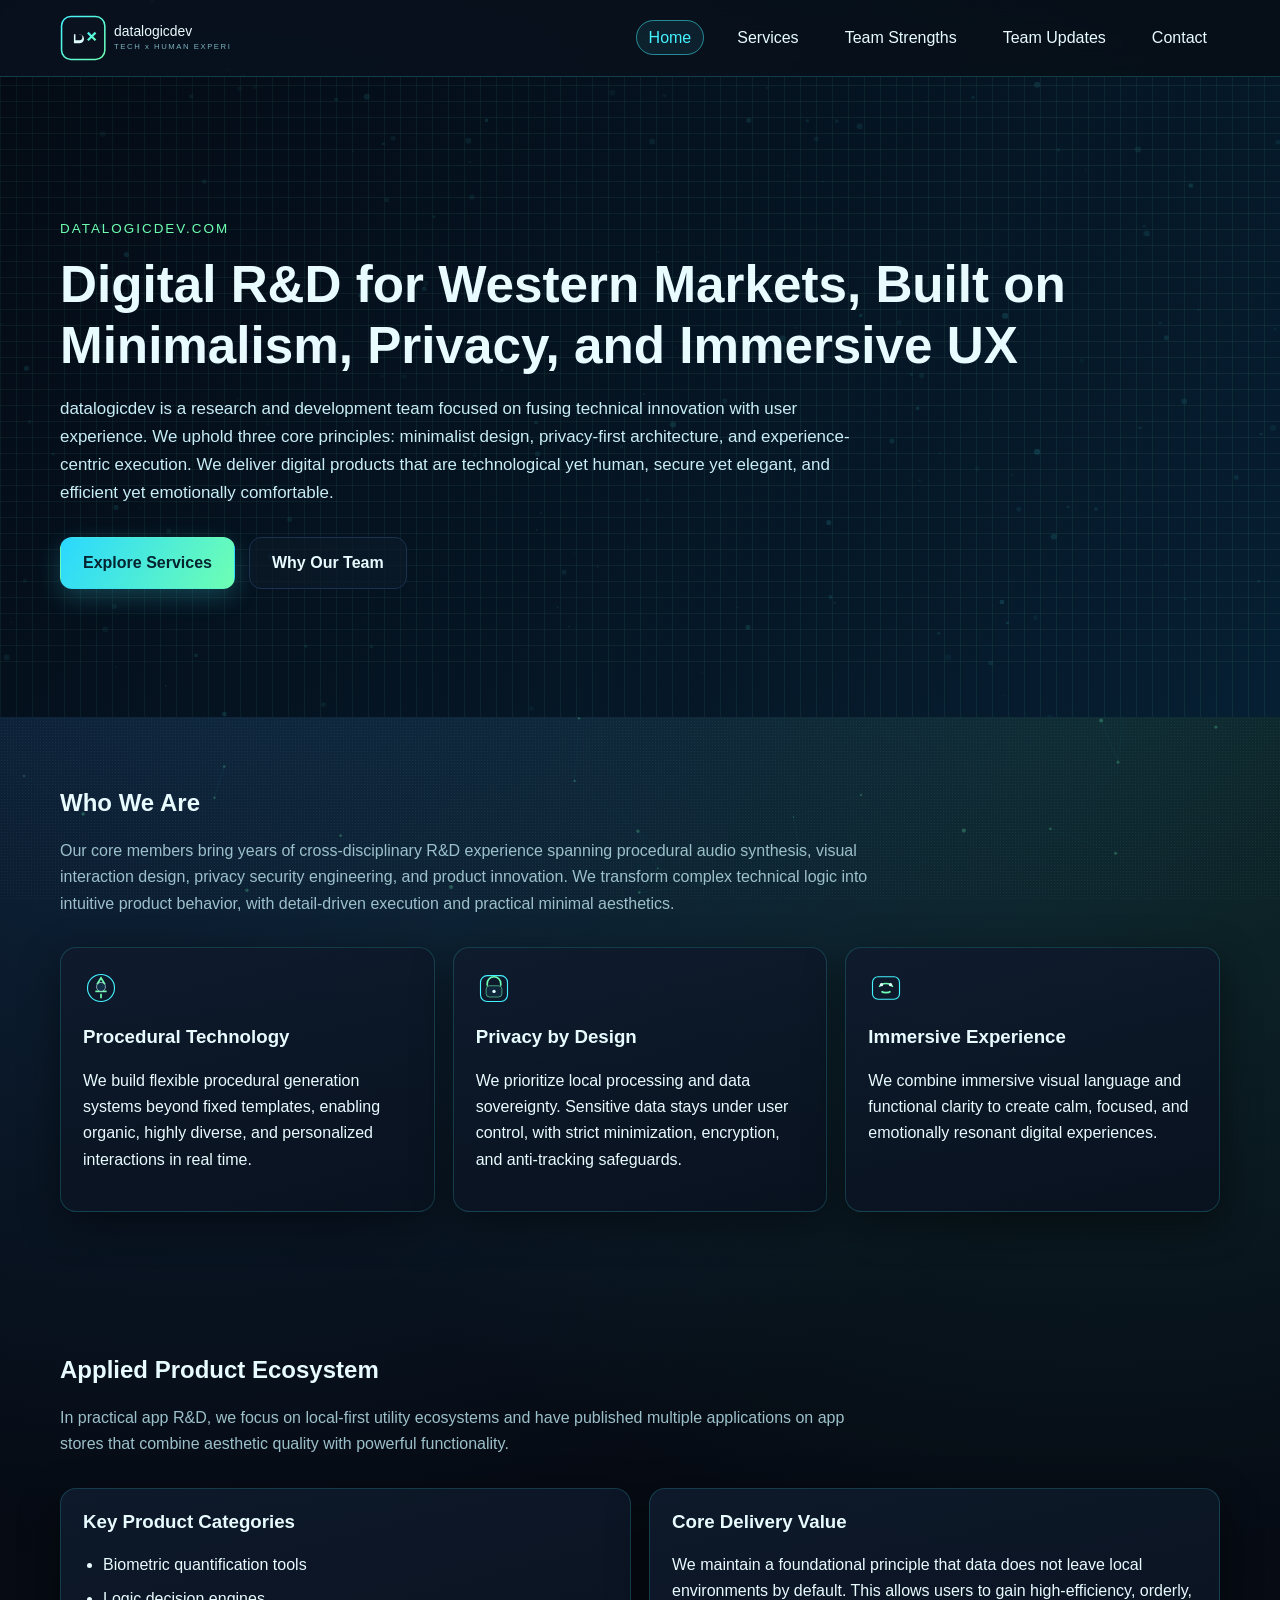
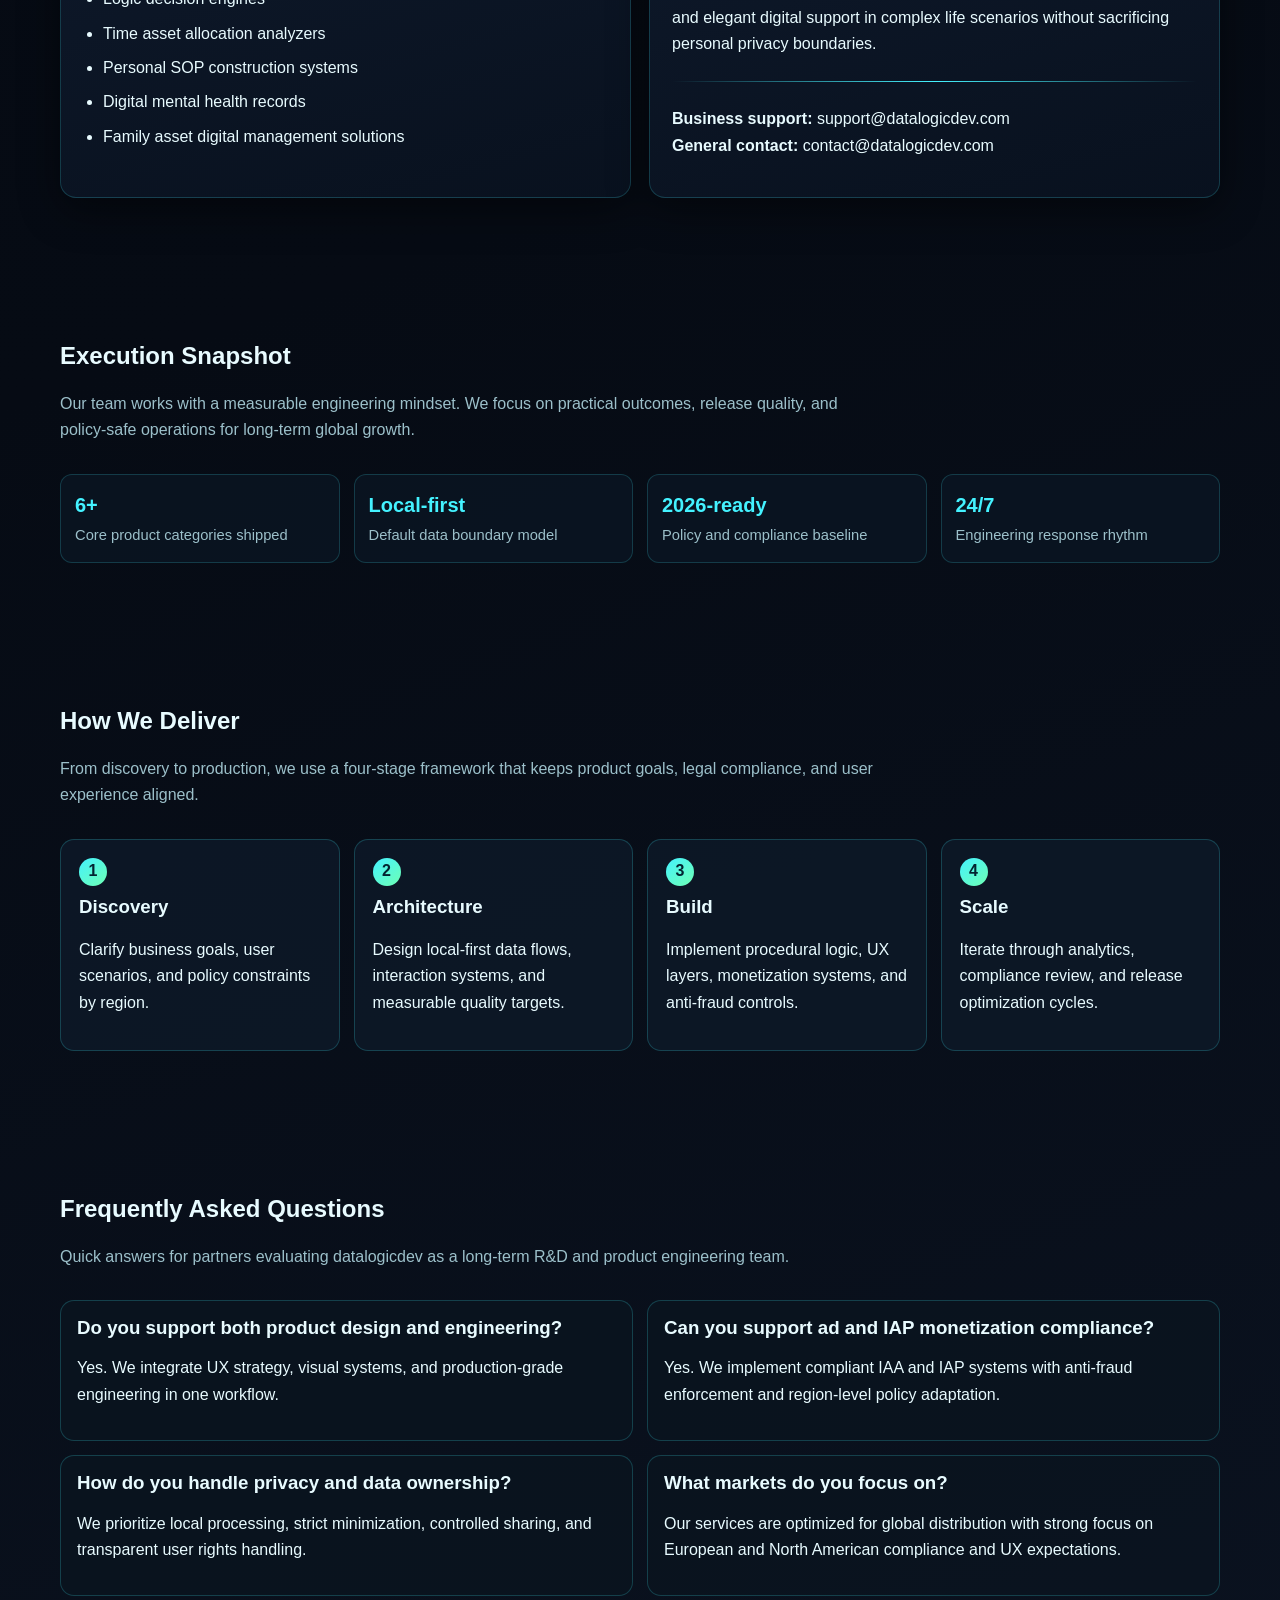
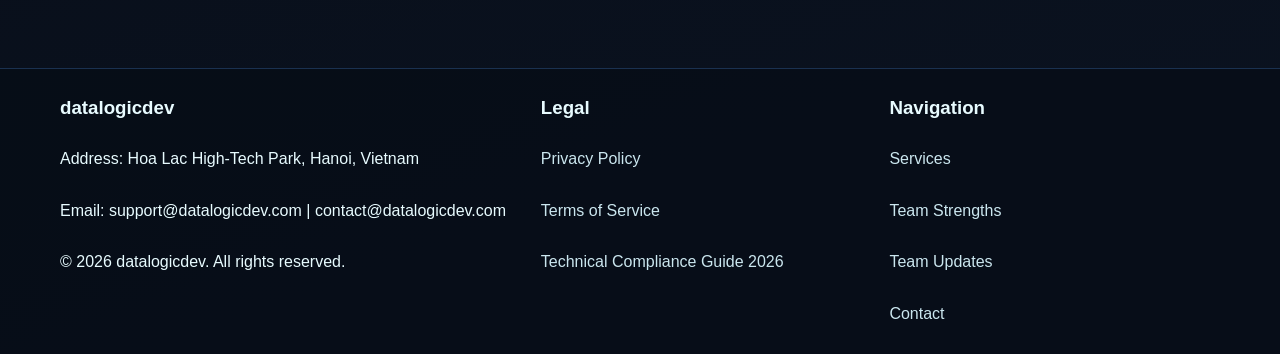
<file: index.html>
<!doctype html>
<html lang="en">
<head>
  <meta charset="utf-8">
  <meta name="viewport" content="width=device-width, initial-scale=1">
  <title>datalogicdev | Minimal, Privacy-First, Experience-Driven R&D Team</title>
  <meta name="description" content="datalogicdev is an R&D team serving Western markets with procedural technology, immersive interaction design, privacy-first architecture, and high-performance digital products.">
  <meta name="robots" content="index,follow,max-image-preview:large,max-snippet:-1,max-video-preview:-1">
  <meta name="theme-color" content="#060b14">
  <link rel="canonical" href="https://datalogicdev.com/">
  <meta property="og:type" content="website">
  <meta property="og:title" content="datalogicdev | Technology with Human Warmth">
  <meta property="og:description" content="We build secure, elegant, and high-efficiency digital products for global users.">
  <meta property="og:url" content="https://datalogicdev.com/">
  <meta property="og:image" content="https://datalogicdev.com/images/hero-bg.png">
  <meta name="twitter:card" content="summary_large_image">
  <meta name="twitter:title" content="datalogicdev">
  <meta name="twitter:description" content="Minimal design. Privacy first. Experience above all.">
  <link rel="stylesheet" href="css/styles.css">
  <script type="application/ld+json">
  {
    "@context": "https://schema.org",
    "@type": "Organization",
    "name": "datalogicdev",
    "url": "https://datalogicdev.com",
    "email": ["support@datalogicdev.com", "contact@datalogicdev.com"],
    "address": {
      "@type": "PostalAddress",
      "addressLocality": "Hanoi",
      "addressCountry": "Vietnam",
      "streetAddress": "Hoa Lac High-Tech Park"
    }
  }
  </script>
</head>
<body>
  <div class="cyber-noise" aria-hidden="true"></div>
  <canvas id="particle-canvas" aria-hidden="true"></canvas>
  <header>
    <div class="container nav-wrap">
      <a class="logo" href="index.html" aria-label="datalogicdev home"><img src="images/logo.svg" alt="datalogicdev logo"></a>
      <button class="menu-btn" aria-label="Toggle menu">Menu</button>
      <nav aria-label="Main navigation">
        <ul>
          <li><a class="active" href="index.html">Home</a></li>
          <li><a href="services.html">Services</a></li>
          <li><a href="advantages.html">Team Strengths</a></li>
          <li><a href="news.html">Team Updates</a></li>
          <li><a href="contact.html">Contact</a></li>
        </ul>
      </nav>
    </div>
  </header>

  <main>
    <section class="hero" style="background-image:url('images/hero-bg.png');">
      <div class="container hero-inner reveal">
        <p class="kicker">datalogicdev.com</p>
        <h1>Digital R&D for Western Markets, Built on Minimalism, Privacy, and Immersive UX</h1>
        <p class="subtitle">datalogicdev is a research and development team focused on fusing technical innovation with user experience. We uphold three core principles: minimalist design, privacy-first architecture, and experience-centric execution. We deliver digital products that are technological yet human, secure yet elegant, and efficient yet emotionally comfortable.</p>
        <div class="cta-row">
          <a class="btn btn-primary pulse" href="services.html">Explore Services</a>
          <a class="btn btn-ghost" href="advantages.html">Why Our Team</a>
        </div>
      </div>
    </section>

    <section>
      <div class="container">
        <div class="section-head reveal">
          <h2>Who We Are</h2>
          <p>Our core members bring years of cross-disciplinary R&D experience spanning procedural audio synthesis, visual interaction design, privacy security engineering, and product innovation. We transform complex technical logic into intuitive product behavior, with detail-driven execution and practical minimal aesthetics.</p>
        </div>
        <div class="grid-3">
          <article class="card reveal">
            <img class="icon" src="images/icon-innovation.svg" alt="Innovation icon">
            <h3>Procedural Technology</h3>
            <p>We build flexible procedural generation systems beyond fixed templates, enabling organic, highly diverse, and personalized interactions in real time.</p>
          </article>
          <article class="card reveal">
            <img class="icon" src="images/icon-privacy.svg" alt="Privacy icon">
            <h3>Privacy by Design</h3>
            <p>We prioritize local processing and data sovereignty. Sensitive data stays under user control, with strict minimization, encryption, and anti-tracking safeguards.</p>
          </article>
          <article class="card reveal">
            <img class="icon" src="images/icon-ux.svg" alt="Experience icon">
            <h3>Immersive Experience</h3>
            <p>We combine immersive visual language and functional clarity to create calm, focused, and emotionally resonant digital experiences.</p>
          </article>
        </div>
      </div>
    </section>

    <section>
      <div class="container">
        <div class="section-head reveal">
          <h2>Applied Product Ecosystem</h2>
          <p>In practical app R&D, we focus on local-first utility ecosystems and have published multiple applications on app stores that combine aesthetic quality with powerful functionality.</p>
        </div>
        <div class="grid-2">
          <article class="card reveal">
            <h3>Key Product Categories</h3>
            <ul class="list">
              <li>Biometric quantification tools</li>
              <li>Logic decision engines</li>
              <li>Time asset allocation analyzers</li>
              <li>Personal SOP construction systems</li>
              <li>Digital mental health records</li>
              <li>Family asset digital management solutions</li>
            </ul>
          </article>
          <article class="card reveal">
            <h3>Core Delivery Value</h3>
            <p>We maintain a foundational principle that data does not leave local environments by default. This allows users to gain high-efficiency, orderly, and elegant digital support in complex life scenarios without sacrificing personal privacy boundaries.</p>
            <div class="glow-divider"></div>
            <p><strong>Business support:</strong> support@datalogicdev.com<br><strong>General contact:</strong> contact@datalogicdev.com</p>
          </article>
        </div>
      </div>
    </section>

    <section>
      <div class="container">
        <div class="section-head reveal">
          <h2>Execution Snapshot</h2>
          <p>Our team works with a measurable engineering mindset. We focus on practical outcomes, release quality, and policy-safe operations for long-term global growth.</p>
        </div>
        <div class="mini-metrics reveal">
          <div class="metric-box"><strong>6+</strong><span>Core product categories shipped</span></div>
          <div class="metric-box"><strong>Local-first</strong><span>Default data boundary model</span></div>
          <div class="metric-box"><strong>2026-ready</strong><span>Policy and compliance baseline</span></div>
          <div class="metric-box"><strong>24/7</strong><span>Engineering response rhythm</span></div>
        </div>
      </div>
    </section>

    <section>
      <div class="container">
        <div class="section-head reveal">
          <h2>How We Deliver</h2>
          <p>From discovery to production, we use a four-stage framework that keeps product goals, legal compliance, and user experience aligned.</p>
        </div>
        <div class="process reveal">
          <article class="step">
            <div class="step-num">1</div>
            <h3>Discovery</h3>
            <p>Clarify business goals, user scenarios, and policy constraints by region.</p>
          </article>
          <article class="step">
            <div class="step-num">2</div>
            <h3>Architecture</h3>
            <p>Design local-first data flows, interaction systems, and measurable quality targets.</p>
          </article>
          <article class="step">
            <div class="step-num">3</div>
            <h3>Build</h3>
            <p>Implement procedural logic, UX layers, monetization systems, and anti-fraud controls.</p>
          </article>
          <article class="step">
            <div class="step-num">4</div>
            <h3>Scale</h3>
            <p>Iterate through analytics, compliance review, and release optimization cycles.</p>
          </article>
        </div>
      </div>
    </section>

    <section>
      <div class="container">
        <div class="section-head reveal">
          <h2>Frequently Asked Questions</h2>
          <p>Quick answers for partners evaluating datalogicdev as a long-term R&D and product engineering team.</p>
        </div>
        <div class="faq-list reveal">
          <article class="faq-item">
            <h3>Do you support both product design and engineering?</h3>
            <p>Yes. We integrate UX strategy, visual systems, and production-grade engineering in one workflow.</p>
          </article>
          <article class="faq-item">
            <h3>Can you support ad and IAP monetization compliance?</h3>
            <p>Yes. We implement compliant IAA and IAP systems with anti-fraud enforcement and region-level policy adaptation.</p>
          </article>
          <article class="faq-item">
            <h3>How do you handle privacy and data ownership?</h3>
            <p>We prioritize local processing, strict minimization, controlled sharing, and transparent user rights handling.</p>
          </article>
          <article class="faq-item">
            <h3>What markets do you focus on?</h3>
            <p>Our services are optimized for global distribution with strong focus on European and North American compliance and UX expectations.</p>
          </article>
        </div>
      </div>
    </section>
  </main>

  <footer>
    <div class="container footer-grid">
      <div>
        <h3>datalogicdev</h3>
        <p>Address: Hoa Lac High-Tech Park, Hanoi, Vietnam</p>
        <p>Email: support@datalogicdev.com | contact@datalogicdev.com</p>
        <p class="footer-copy">© <span id="year"></span> datalogicdev. All rights reserved.</p>
      </div>
      <div>
        <h3>Legal</h3>
        <p><a href="privacy-policy.html">Privacy Policy</a></p>
        <p><a href="terms-of-service.html">Terms of Service</a></p>
        <p><a href="technical-compliance-guide.html">Technical Compliance Guide 2026</a></p>
      </div>
      <div>
        <h3>Navigation</h3>
        <p><a href="services.html">Services</a></p>
        <p><a href="advantages.html">Team Strengths</a></p>
        <p><a href="news.html">Team Updates</a></p>
        <p><a href="contact.html">Contact</a></p>
      </div>
    </div>
  </footer>
  <script src="js/main.js" defer></script>
</body>
</html>
</file>
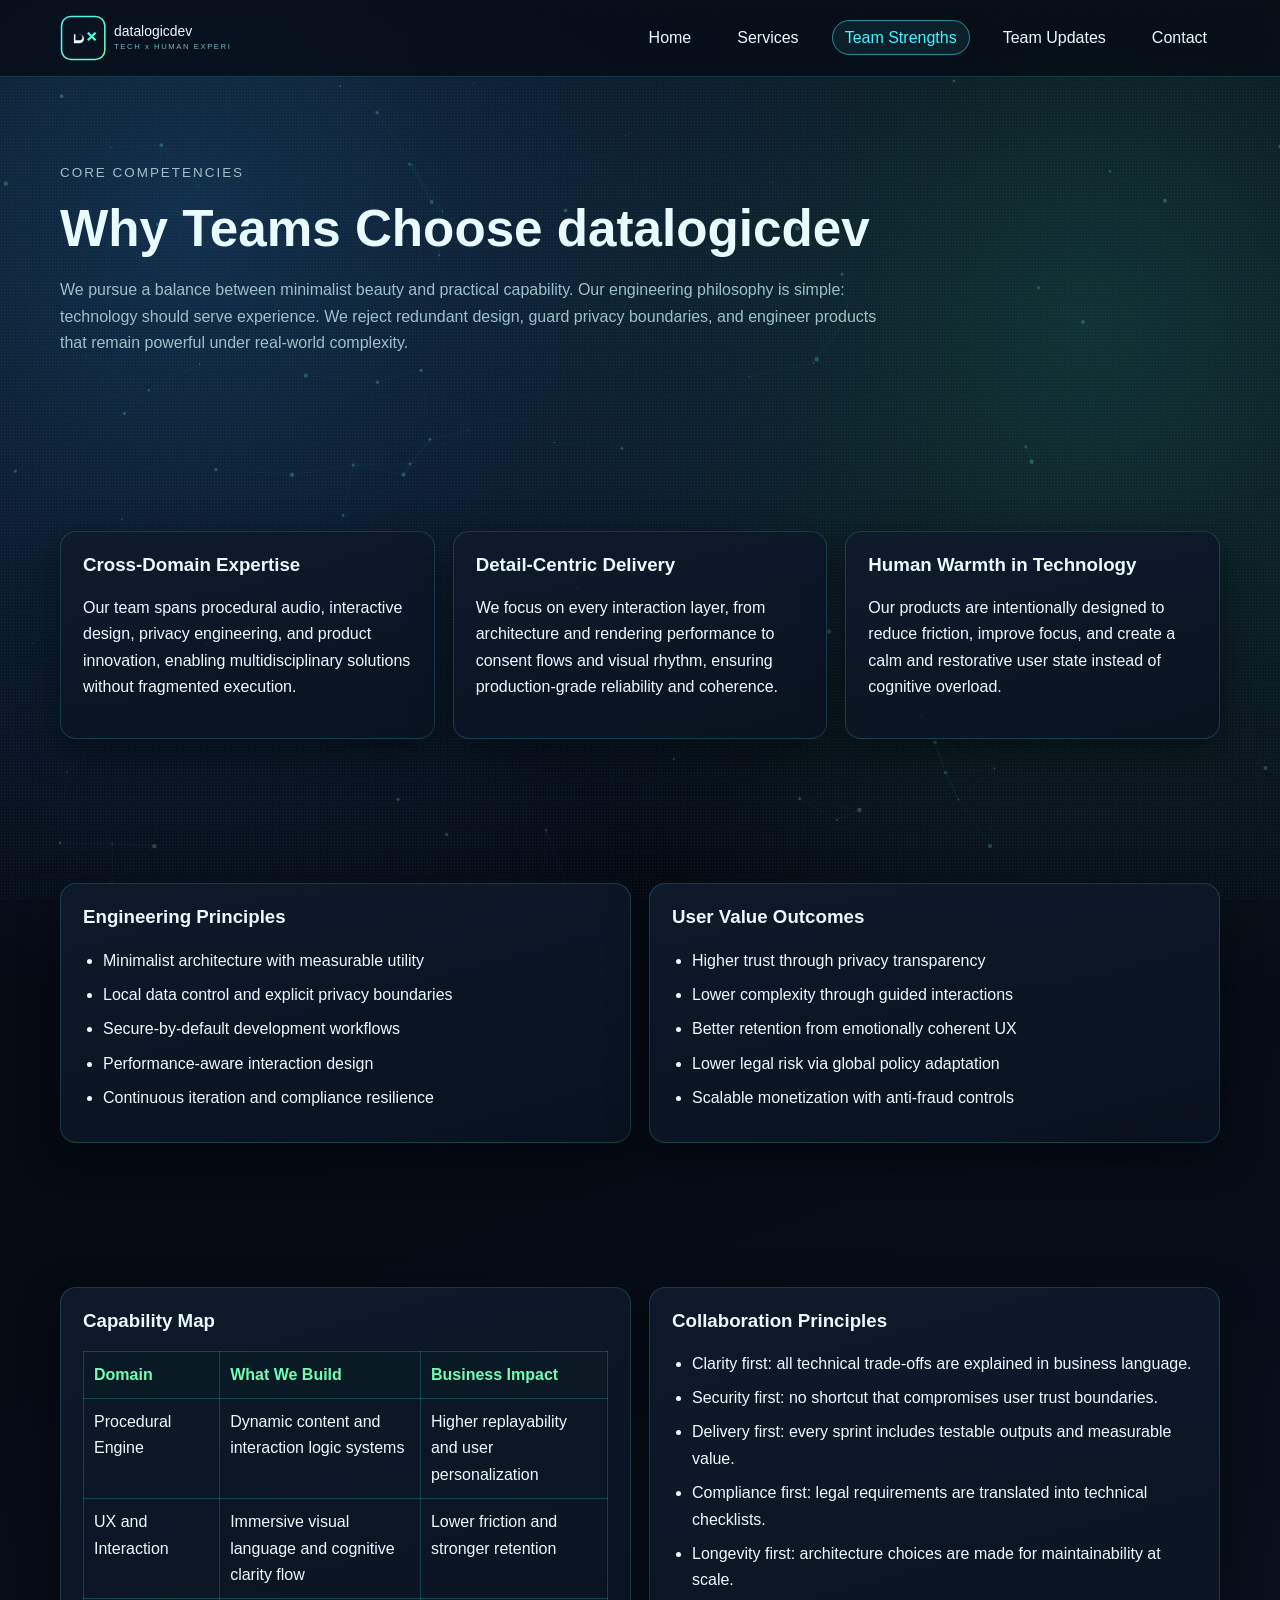
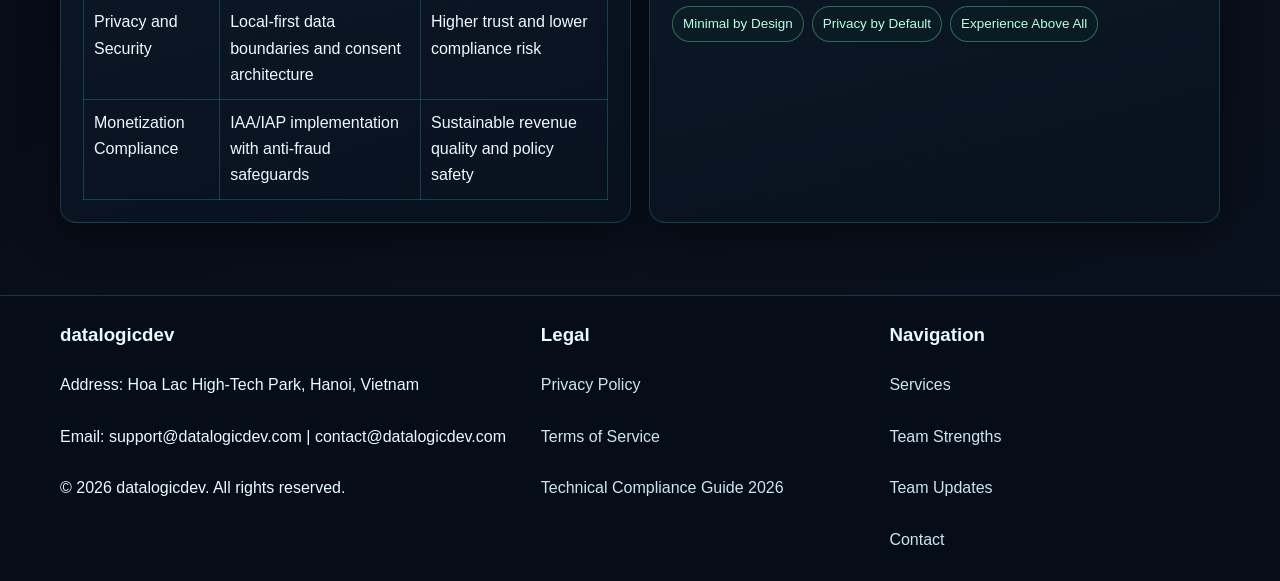
<file: advantages.html>
<!doctype html>
<html lang="en">
<head>
  <meta charset="utf-8">
  <meta name="viewport" content="width=device-width, initial-scale=1">
  <title>Team Strengths | datalogicdev</title>
  <meta name="description" content="Discover why datalogicdev delivers high-confidence digital products: deep R&D foundations, privacy-first engineering, cross-domain expertise, and detail-driven execution.">
  <meta name="robots" content="index,follow">
  <link rel="canonical" href="https://datalogicdev.com/advantages.html">
  <link rel="stylesheet" href="css/styles.css">
</head>
<body>
  <div class="cyber-noise" aria-hidden="true"></div>
  <canvas id="particle-canvas" aria-hidden="true"></canvas>
  <header>
    <div class="container nav-wrap">
      <a class="logo" href="index.html"><img src="images/logo.svg" alt="datalogicdev logo"></a>
      <button class="menu-btn" aria-label="Toggle menu">Menu</button>
      <nav>
        <ul>
          <li><a href="index.html">Home</a></li>
          <li><a href="services.html">Services</a></li>
          <li><a class="active" href="advantages.html">Team Strengths</a></li>
          <li><a href="news.html">Team Updates</a></li>
          <li><a href="contact.html">Contact</a></li>
        </ul>
      </nav>
    </div>
  </header>

  <main>
    <section>
      <div class="container section-head reveal">
        <p class="kicker">Core Competencies</p>
        <h1>Why Teams Choose datalogicdev</h1>
        <p>We pursue a balance between minimalist beauty and practical capability. Our engineering philosophy is simple: technology should serve experience. We reject redundant design, guard privacy boundaries, and engineer products that remain powerful under real-world complexity.</p>
      </div>
    </section>

    <section>
      <div class="container grid-3">
        <article class="card reveal">
          <h3>Cross-Domain Expertise</h3>
          <p>Our team spans procedural audio, interactive design, privacy engineering, and product innovation, enabling multidisciplinary solutions without fragmented execution.</p>
        </article>
        <article class="card reveal">
          <h3>Detail-Centric Delivery</h3>
          <p>We focus on every interaction layer, from architecture and rendering performance to consent flows and visual rhythm, ensuring production-grade reliability and coherence.</p>
        </article>
        <article class="card reveal">
          <h3>Human Warmth in Technology</h3>
          <p>Our products are intentionally designed to reduce friction, improve focus, and create a calm and restorative user state instead of cognitive overload.</p>
        </article>
      </div>
    </section>

    <section>
      <div class="container grid-2">
        <article class="card reveal">
          <h3>Engineering Principles</h3>
          <ul class="list">
            <li>Minimalist architecture with measurable utility</li>
            <li>Local data control and explicit privacy boundaries</li>
            <li>Secure-by-default development workflows</li>
            <li>Performance-aware interaction design</li>
            <li>Continuous iteration and compliance resilience</li>
          </ul>
        </article>
        <article class="card reveal">
          <h3>User Value Outcomes</h3>
          <ul class="list">
            <li>Higher trust through privacy transparency</li>
            <li>Lower complexity through guided interactions</li>
            <li>Better retention from emotionally coherent UX</li>
            <li>Lower legal risk via global policy adaptation</li>
            <li>Scalable monetization with anti-fraud controls</li>
          </ul>
        </article>
      </div>
    </section>

    <section>
      <div class="container grid-2">
        <article class="card reveal">
          <h3>Capability Map</h3>
          <div class="table-wrap">
            <table class="info-table" aria-label="Capability Map">
              <thead>
                <tr>
                  <th>Domain</th>
                  <th>What We Build</th>
                  <th>Business Impact</th>
                </tr>
              </thead>
              <tbody>
                <tr>
                  <td>Procedural Engine</td>
                  <td>Dynamic content and interaction logic systems</td>
                  <td>Higher replayability and user personalization</td>
                </tr>
                <tr>
                  <td>UX and Interaction</td>
                  <td>Immersive visual language and cognitive clarity flow</td>
                  <td>Lower friction and stronger retention</td>
                </tr>
                <tr>
                  <td>Privacy and Security</td>
                  <td>Local-first data boundaries and consent architecture</td>
                  <td>Higher trust and lower compliance risk</td>
                </tr>
                <tr>
                  <td>Monetization Compliance</td>
                  <td>IAA/IAP implementation with anti-fraud safeguards</td>
                  <td>Sustainable revenue quality and policy safety</td>
                </tr>
              </tbody>
            </table>
          </div>
        </article>
        <article class="card reveal">
          <h3>Collaboration Principles</h3>
          <ul class="list">
            <li>Clarity first: all technical trade-offs are explained in business language.</li>
            <li>Security first: no shortcut that compromises user trust boundaries.</li>
            <li>Delivery first: every sprint includes testable outputs and measurable value.</li>
            <li>Compliance first: legal requirements are translated into technical checklists.</li>
            <li>Longevity first: architecture choices are made for maintainability at scale.</li>
          </ul>
          <div class="pill-row">
            <span class="pill">Minimal by Design</span>
            <span class="pill">Privacy by Default</span>
            <span class="pill">Experience Above All</span>
          </div>
        </article>
      </div>
    </section>
  </main>

  <footer>
    <div class="container footer-grid">
      <div>
        <h3>datalogicdev</h3>
        <p>Address: Hoa Lac High-Tech Park, Hanoi, Vietnam</p>
        <p>Email: support@datalogicdev.com | contact@datalogicdev.com</p>
        <p class="footer-copy">© <span id="year"></span> datalogicdev. All rights reserved.</p>
      </div>
      <div>
        <h3>Legal</h3>
        <p><a href="privacy-policy.html">Privacy Policy</a></p>
        <p><a href="terms-of-service.html">Terms of Service</a></p>
        <p><a href="technical-compliance-guide.html">Technical Compliance Guide 2026</a></p>
      </div>
      <div>
        <h3>Navigation</h3>
        <p><a href="services.html">Services</a></p>
        <p><a href="advantages.html">Team Strengths</a></p>
        <p><a href="news.html">Team Updates</a></p>
        <p><a href="contact.html">Contact</a></p>
      </div>
    </div>
  </footer>
  <script src="js/main.js" defer></script>
</body>
</html>
</file>
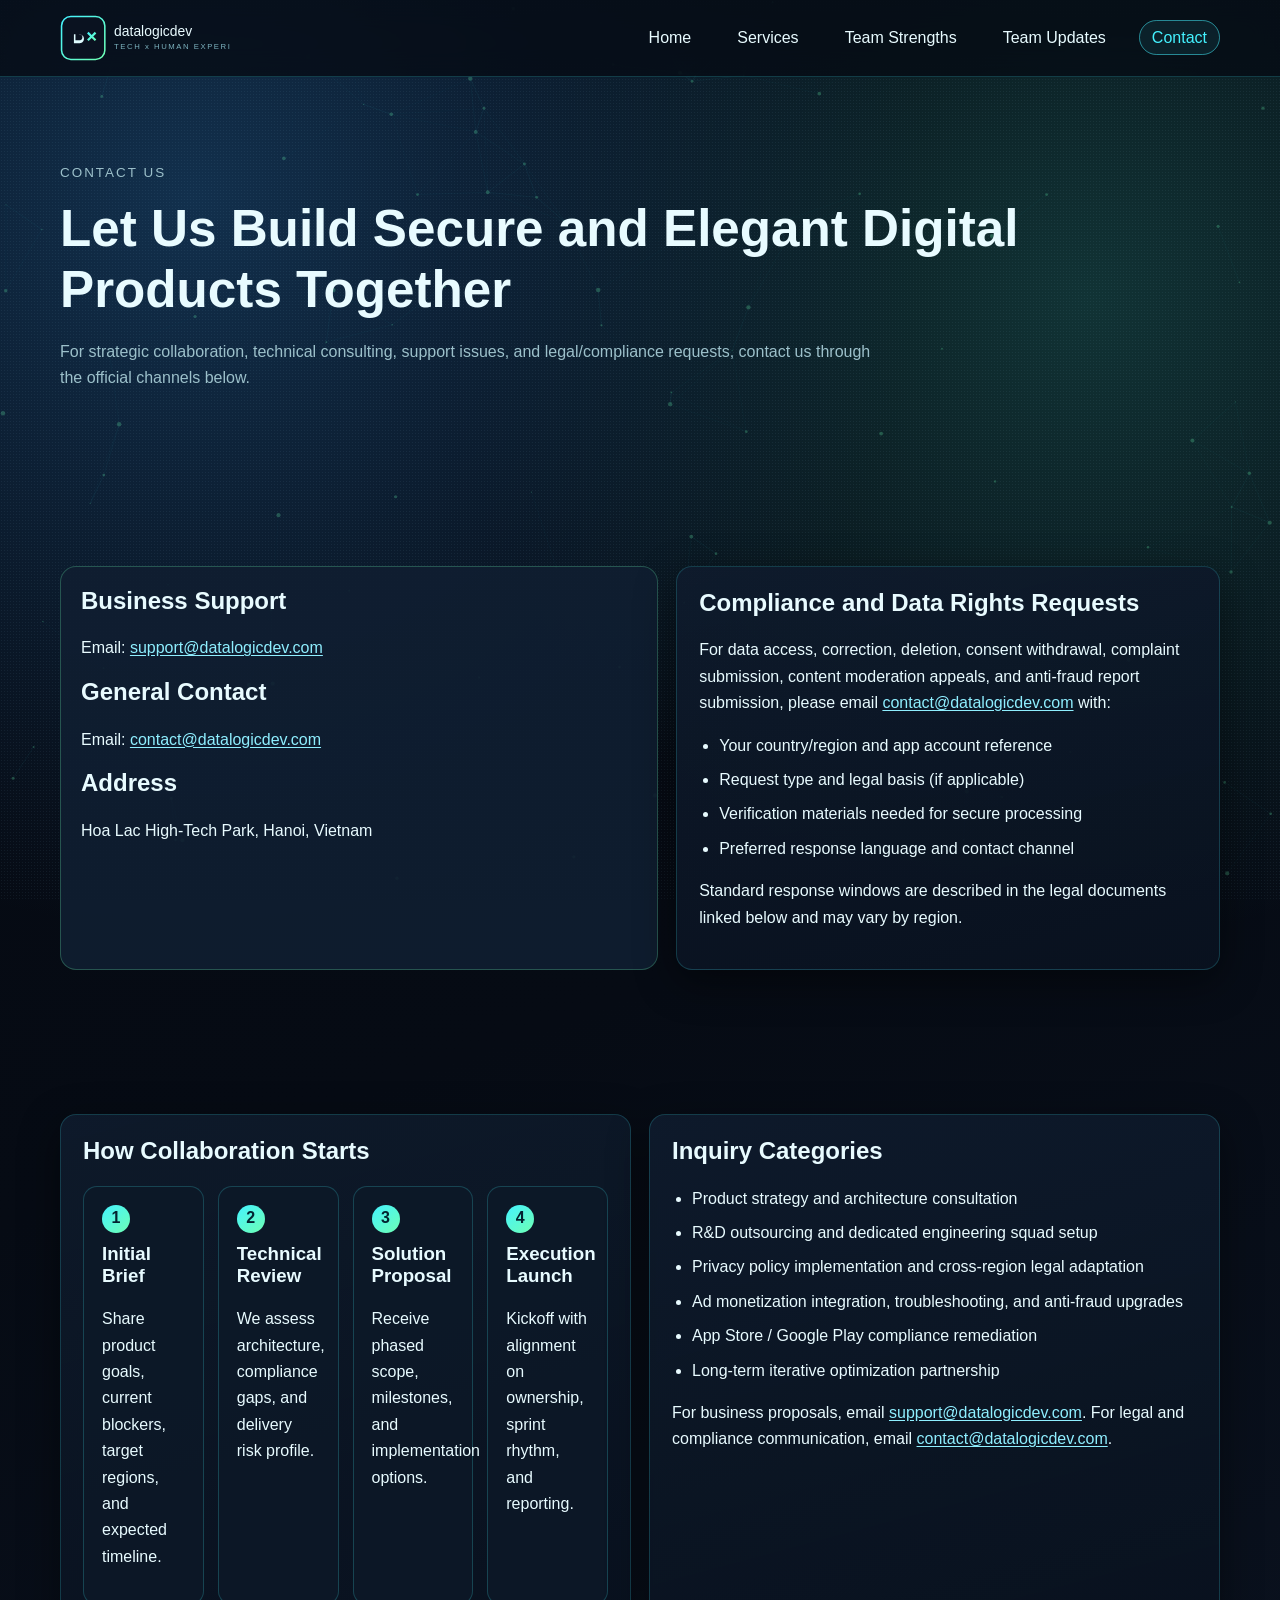
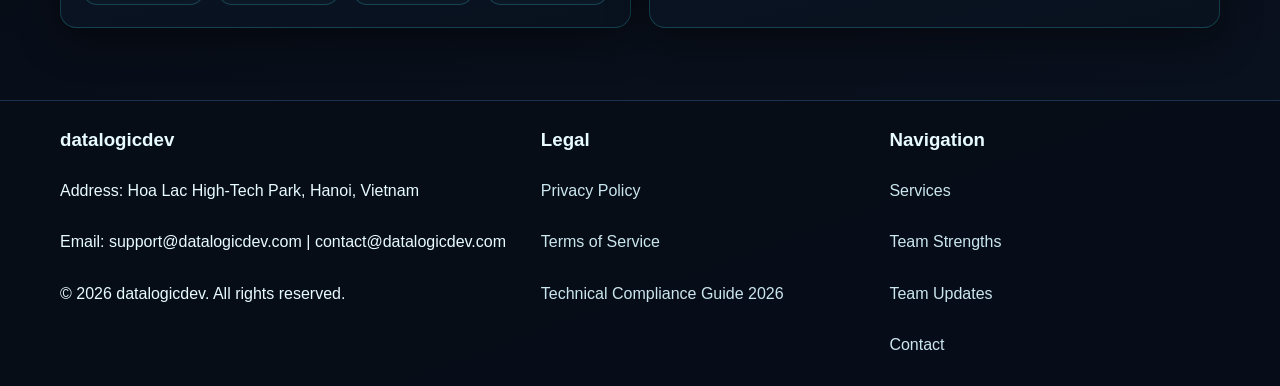
<file: contact.html>
<!doctype html>
<html lang="en">
<head>
  <meta charset="utf-8">
  <meta name="viewport" content="width=device-width, initial-scale=1">
  <title>Contact | datalogicdev</title>
  <meta name="description" content="Contact datalogicdev for business collaboration, technical support, and global compliance-ready product engineering.">
  <meta name="robots" content="index,follow">
  <link rel="canonical" href="https://datalogicdev.com/contact.html">
  <link rel="stylesheet" href="css/styles.css">
</head>
<body>
  <div class="cyber-noise" aria-hidden="true"></div>
  <canvas id="particle-canvas" aria-hidden="true"></canvas>
  <header>
    <div class="container nav-wrap">
      <a class="logo" href="index.html"><img src="images/logo.svg" alt="datalogicdev logo"></a>
      <button class="menu-btn" aria-label="Toggle menu">Menu</button>
      <nav>
        <ul>
          <li><a href="index.html">Home</a></li>
          <li><a href="services.html">Services</a></li>
          <li><a href="advantages.html">Team Strengths</a></li>
          <li><a href="news.html">Team Updates</a></li>
          <li><a class="active" href="contact.html">Contact</a></li>
        </ul>
      </nav>
    </div>
  </header>

  <main>
    <section>
      <div class="container section-head reveal">
        <p class="kicker">Contact Us</p>
        <h1>Let Us Build Secure and Elegant Digital Products Together</h1>
        <p>For strategic collaboration, technical consulting, support issues, and legal/compliance requests, contact us through the official channels below.</p>
      </div>
    </section>

    <section>
      <div class="container contact-panel">
        <article class="info-box reveal">
          <h2>Business Support</h2>
          <p>Email: <a href="mailto:support@datalogicdev.com">support@datalogicdev.com</a></p>
          <h2>General Contact</h2>
          <p>Email: <a href="mailto:contact@datalogicdev.com">contact@datalogicdev.com</a></p>
          <h2>Address</h2>
          <p>Hoa Lac High-Tech Park, Hanoi, Vietnam</p>
        </article>
        <article class="card reveal">
          <h2>Compliance and Data Rights Requests</h2>
          <p>For data access, correction, deletion, consent withdrawal, complaint submission, content moderation appeals, and anti-fraud report submission, please email <a href="mailto:contact@datalogicdev.com">contact@datalogicdev.com</a> with:</p>
          <ul class="list">
            <li>Your country/region and app account reference</li>
            <li>Request type and legal basis (if applicable)</li>
            <li>Verification materials needed for secure processing</li>
            <li>Preferred response language and contact channel</li>
          </ul>
          <p>Standard response windows are described in the legal documents linked below and may vary by region.</p>
        </article>
      </div>
    </section>

    <section>
      <div class="container grid-2">
        <article class="card reveal">
          <h2>How Collaboration Starts</h2>
          <div class="process">
            <div class="step">
              <div class="step-num">1</div>
              <h3>Initial Brief</h3>
              <p>Share product goals, current blockers, target regions, and expected timeline.</p>
            </div>
            <div class="step">
              <div class="step-num">2</div>
              <h3>Technical Review</h3>
              <p>We assess architecture, compliance gaps, and delivery risk profile.</p>
            </div>
            <div class="step">
              <div class="step-num">3</div>
              <h3>Solution Proposal</h3>
              <p>Receive phased scope, milestones, and implementation options.</p>
            </div>
            <div class="step">
              <div class="step-num">4</div>
              <h3>Execution Launch</h3>
              <p>Kickoff with alignment on ownership, sprint rhythm, and reporting.</p>
            </div>
          </div>
        </article>
        <article class="card reveal">
          <h2>Inquiry Categories</h2>
          <ul class="list">
            <li>Product strategy and architecture consultation</li>
            <li>R&D outsourcing and dedicated engineering squad setup</li>
            <li>Privacy policy implementation and cross-region legal adaptation</li>
            <li>Ad monetization integration, troubleshooting, and anti-fraud upgrades</li>
            <li>App Store / Google Play compliance remediation</li>
            <li>Long-term iterative optimization partnership</li>
          </ul>
          <p>For business proposals, email <a href="mailto:support@datalogicdev.com">support@datalogicdev.com</a>. For legal and compliance communication, email <a href="mailto:contact@datalogicdev.com">contact@datalogicdev.com</a>.</p>
        </article>
      </div>
    </section>
  </main>

  <footer>
    <div class="container footer-grid">
      <div>
        <h3>datalogicdev</h3>
        <p>Address: Hoa Lac High-Tech Park, Hanoi, Vietnam</p>
        <p>Email: support@datalogicdev.com | contact@datalogicdev.com</p>
        <p class="footer-copy">© <span id="year"></span> datalogicdev. All rights reserved.</p>
      </div>
      <div>
        <h3>Legal</h3>
        <p><a href="privacy-policy.html">Privacy Policy</a></p>
        <p><a href="terms-of-service.html">Terms of Service</a></p>
        <p><a href="technical-compliance-guide.html">Technical Compliance Guide 2026</a></p>
      </div>
      <div>
        <h3>Navigation</h3>
        <p><a href="services.html">Services</a></p>
        <p><a href="advantages.html">Team Strengths</a></p>
        <p><a href="news.html">Team Updates</a></p>
        <p><a href="contact.html">Contact</a></p>
      </div>
    </div>
  </footer>
  <script src="js/main.js" defer></script>
</body>
</html>
</file>
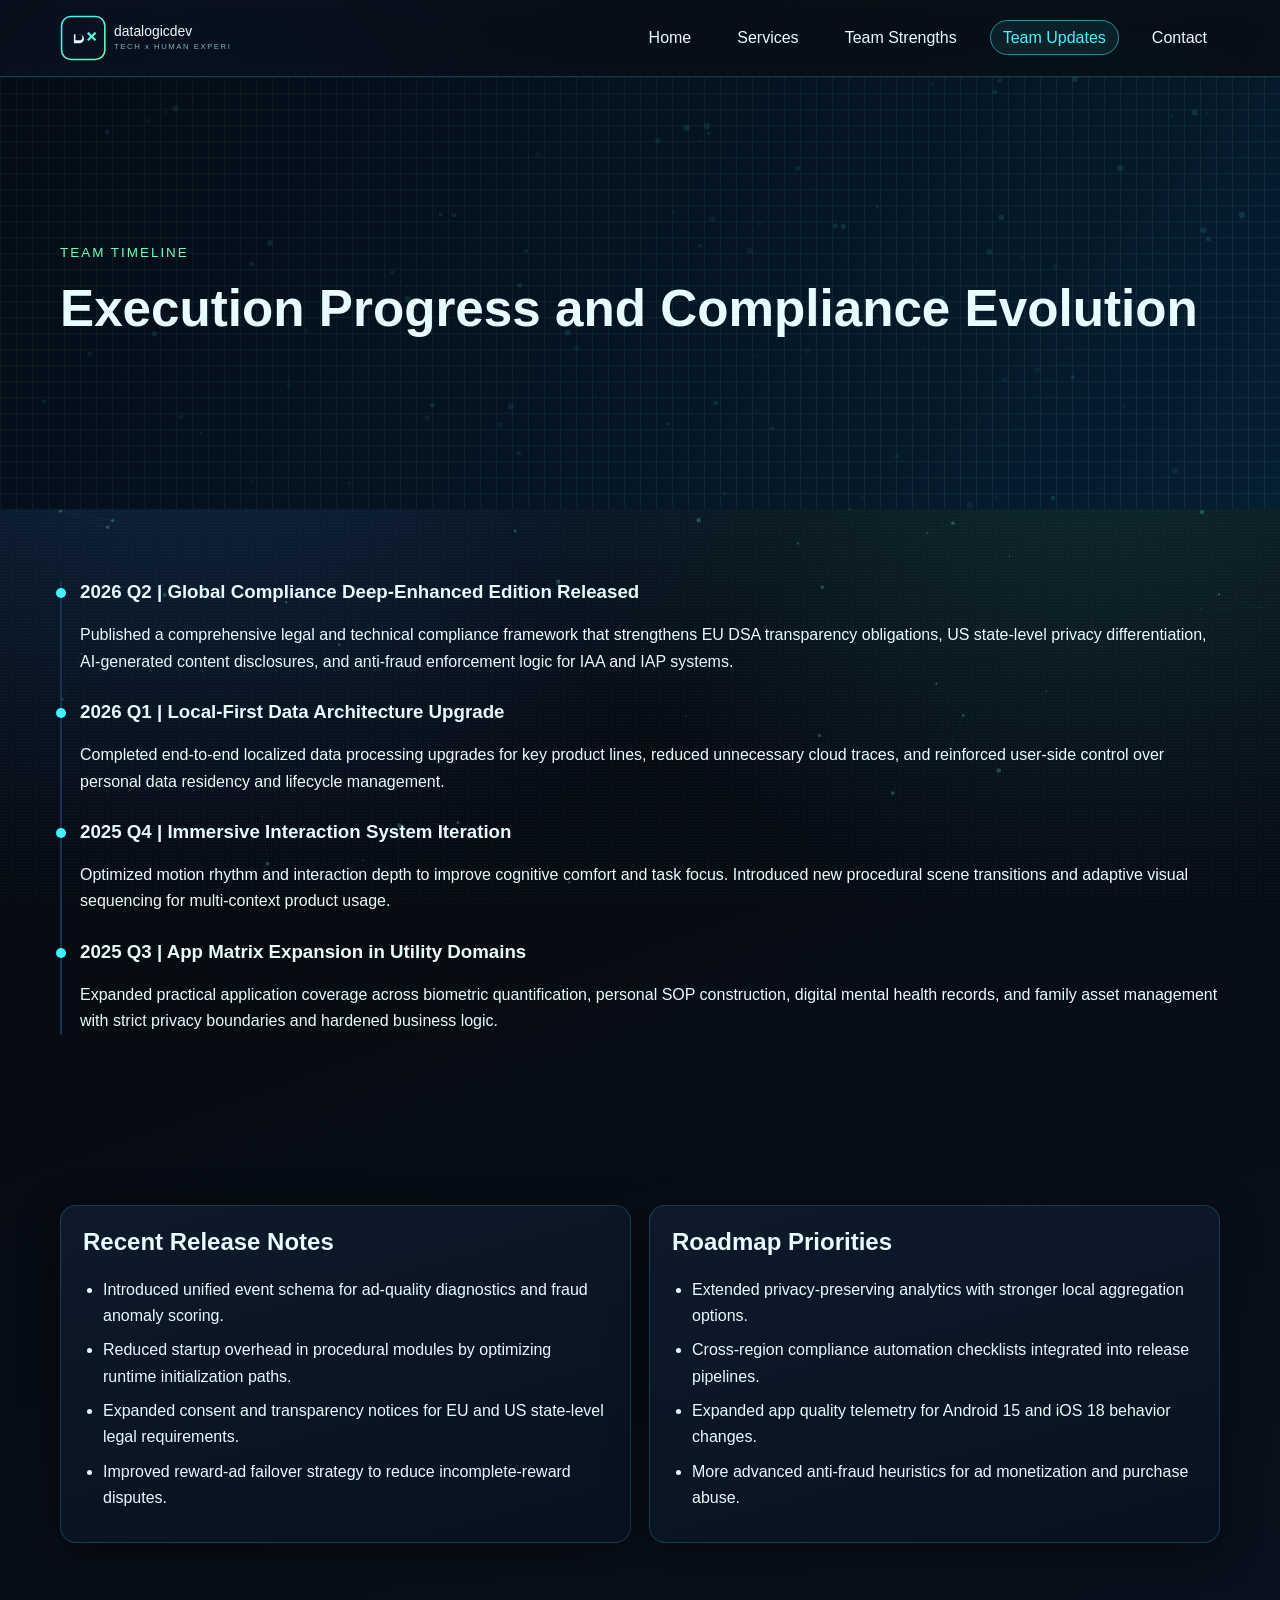
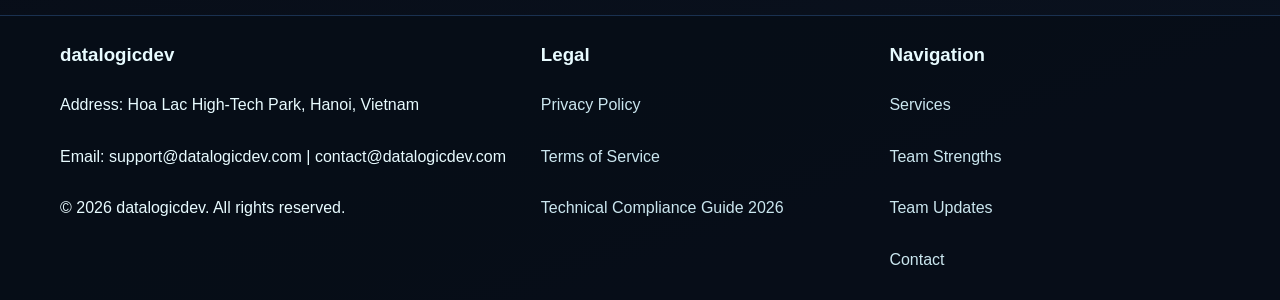
<file: news.html>
<!doctype html>
<html lang="en">
<head>
  <meta charset="utf-8">
  <meta name="viewport" content="width=device-width, initial-scale=1">
  <title>Team Updates | datalogicdev</title>
  <meta name="description" content="Latest team updates from datalogicdev: technical milestones, compliance upgrades, product operations, and user experience improvements.">
  <meta name="robots" content="index,follow">
  <link rel="canonical" href="https://datalogicdev.com/news.html">
  <link rel="stylesheet" href="css/styles.css">
</head>
<body>
  <div class="cyber-noise" aria-hidden="true"></div>
  <canvas id="particle-canvas" aria-hidden="true"></canvas>
  <header>
    <div class="container nav-wrap">
      <a class="logo" href="index.html"><img src="images/logo.svg" alt="datalogicdev logo"></a>
      <button class="menu-btn" aria-label="Toggle menu">Menu</button>
      <nav>
        <ul>
          <li><a href="index.html">Home</a></li>
          <li><a href="services.html">Services</a></li>
          <li><a href="advantages.html">Team Strengths</a></li>
          <li><a class="active" href="news.html">Team Updates</a></li>
          <li><a href="contact.html">Contact</a></li>
        </ul>
      </nav>
    </div>
  </header>

  <main>
    <section class="hero" style="background-image:url('images/news-bg.png');min-height:48vh;">
      <div class="container hero-inner reveal">
        <p class="kicker">Team Timeline</p>
        <h1>Execution Progress and Compliance Evolution</h1>
      </div>
    </section>

    <section>
      <div class="container timeline reveal">
        <article>
          <h3>2026 Q2 | Global Compliance Deep-Enhanced Edition Released</h3>
          <p>Published a comprehensive legal and technical compliance framework that strengthens EU DSA transparency obligations, US state-level privacy differentiation, AI-generated content disclosures, and anti-fraud enforcement logic for IAA and IAP systems.</p>
        </article>
        <article>
          <h3>2026 Q1 | Local-First Data Architecture Upgrade</h3>
          <p>Completed end-to-end localized data processing upgrades for key product lines, reduced unnecessary cloud traces, and reinforced user-side control over personal data residency and lifecycle management.</p>
        </article>
        <article>
          <h3>2025 Q4 | Immersive Interaction System Iteration</h3>
          <p>Optimized motion rhythm and interaction depth to improve cognitive comfort and task focus. Introduced new procedural scene transitions and adaptive visual sequencing for multi-context product usage.</p>
        </article>
        <article>
          <h3>2025 Q3 | App Matrix Expansion in Utility Domains</h3>
          <p>Expanded practical application coverage across biometric quantification, personal SOP construction, digital mental health records, and family asset management with strict privacy boundaries and hardened business logic.</p>
        </article>
      </div>
    </section>

    <section>
      <div class="container grid-2">
        <article class="card reveal">
          <h2>Recent Release Notes</h2>
          <ul class="list">
            <li>Introduced unified event schema for ad-quality diagnostics and fraud anomaly scoring.</li>
            <li>Reduced startup overhead in procedural modules by optimizing runtime initialization paths.</li>
            <li>Expanded consent and transparency notices for EU and US state-level legal requirements.</li>
            <li>Improved reward-ad failover strategy to reduce incomplete-reward disputes.</li>
          </ul>
        </article>
        <article class="card reveal">
          <h2>Roadmap Priorities</h2>
          <ul class="list">
            <li>Extended privacy-preserving analytics with stronger local aggregation options.</li>
            <li>Cross-region compliance automation checklists integrated into release pipelines.</li>
            <li>Expanded app quality telemetry for Android 15 and iOS 18 behavior changes.</li>
            <li>More advanced anti-fraud heuristics for ad monetization and purchase abuse.</li>
          </ul>
        </article>
      </div>
    </section>
  </main>

  <footer>
    <div class="container footer-grid">
      <div>
        <h3>datalogicdev</h3>
        <p>Address: Hoa Lac High-Tech Park, Hanoi, Vietnam</p>
        <p>Email: support@datalogicdev.com | contact@datalogicdev.com</p>
        <p class="footer-copy">© <span id="year"></span> datalogicdev. All rights reserved.</p>
      </div>
      <div>
        <h3>Legal</h3>
        <p><a href="privacy-policy.html">Privacy Policy</a></p>
        <p><a href="terms-of-service.html">Terms of Service</a></p>
        <p><a href="technical-compliance-guide.html">Technical Compliance Guide 2026</a></p>
      </div>
      <div>
        <h3>Navigation</h3>
        <p><a href="services.html">Services</a></p>
        <p><a href="advantages.html">Team Strengths</a></p>
        <p><a href="news.html">Team Updates</a></p>
        <p><a href="contact.html">Contact</a></p>
      </div>
    </div>
  </footer>
  <script src="js/main.js" defer></script>
</body>
</html>
</file>
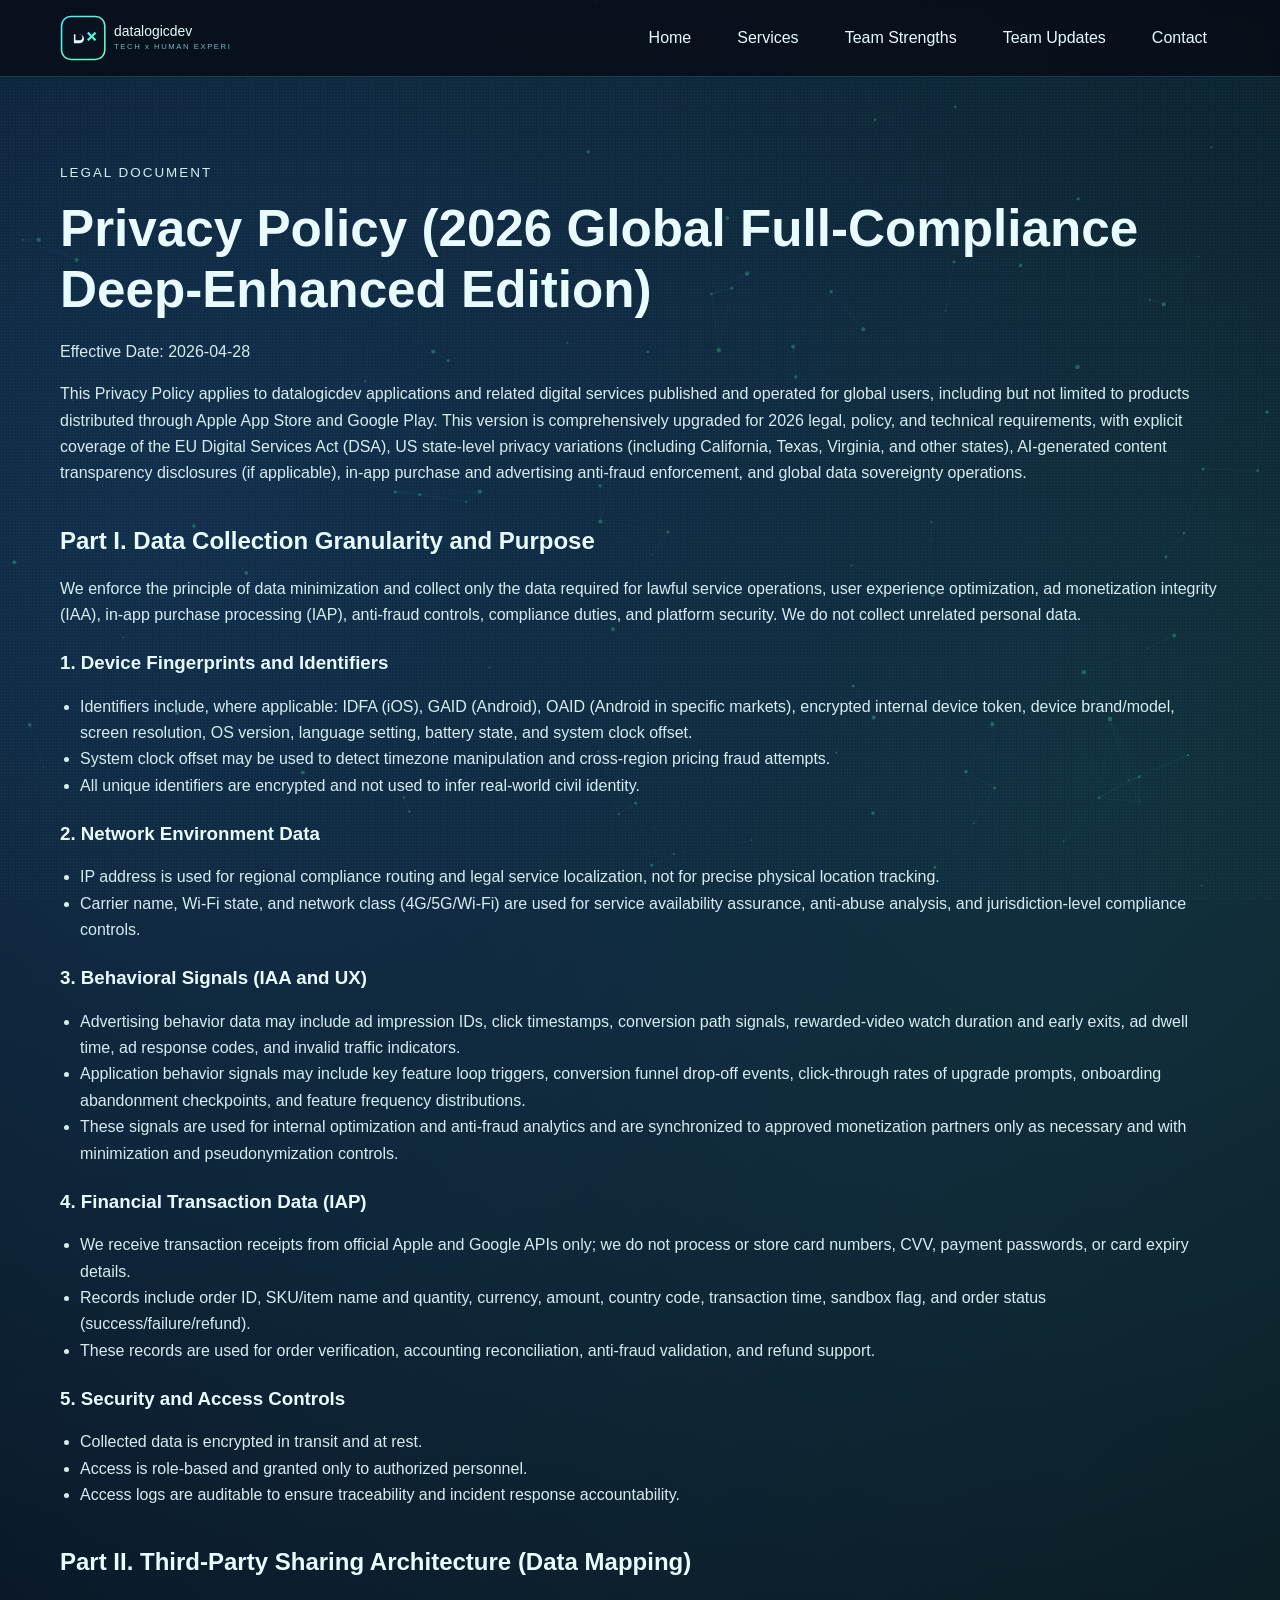
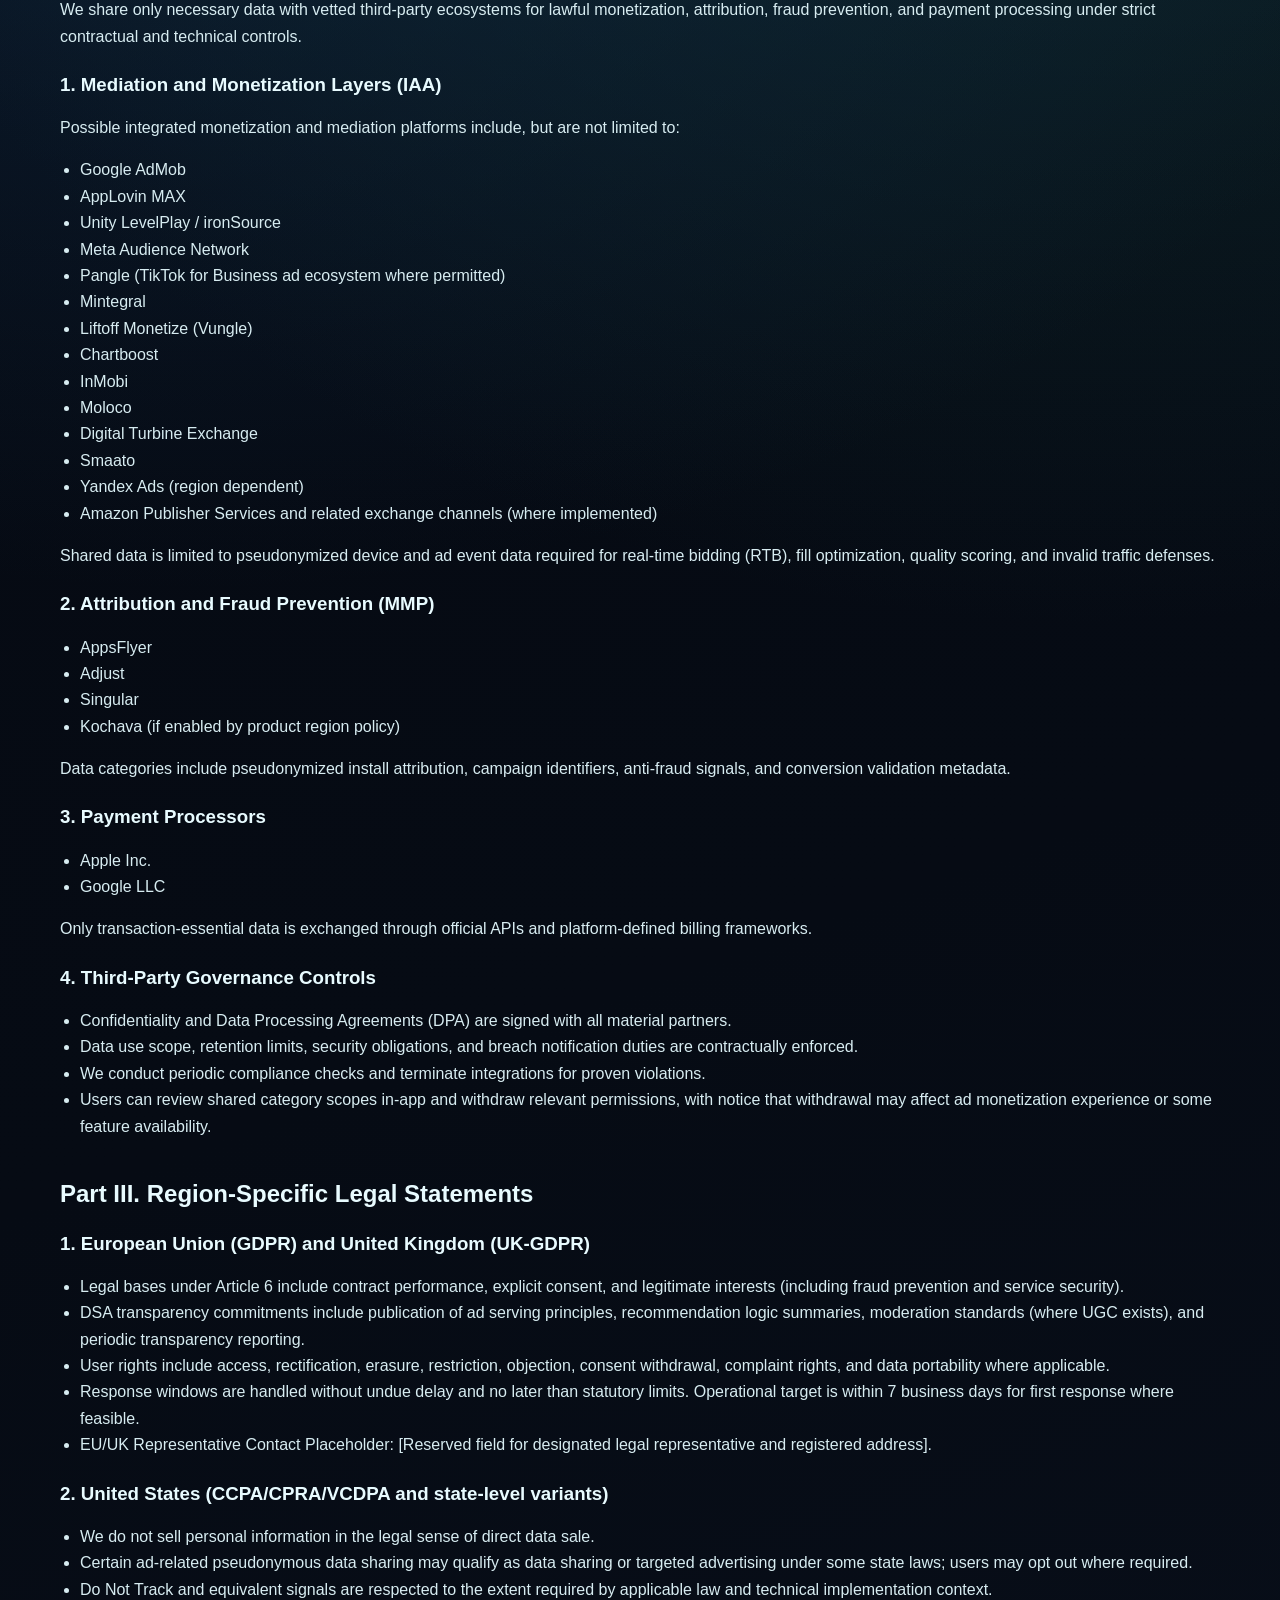
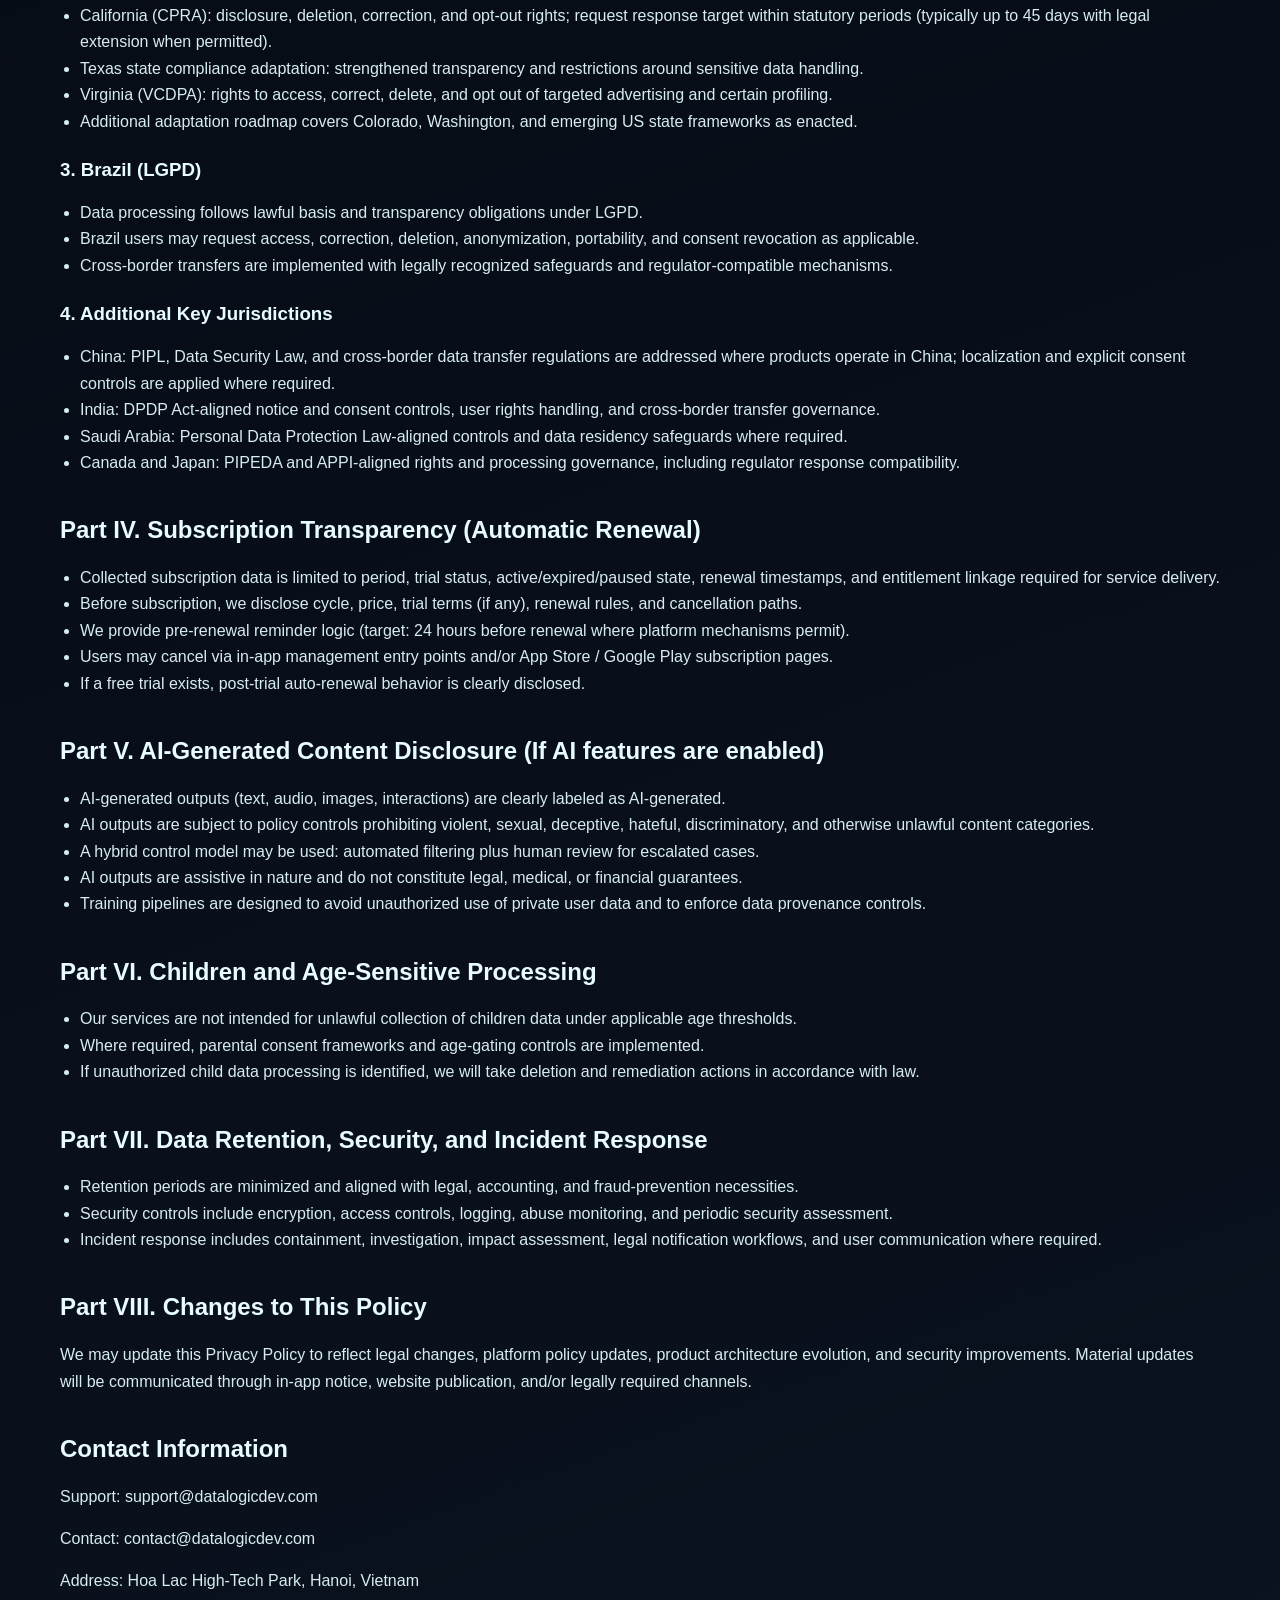
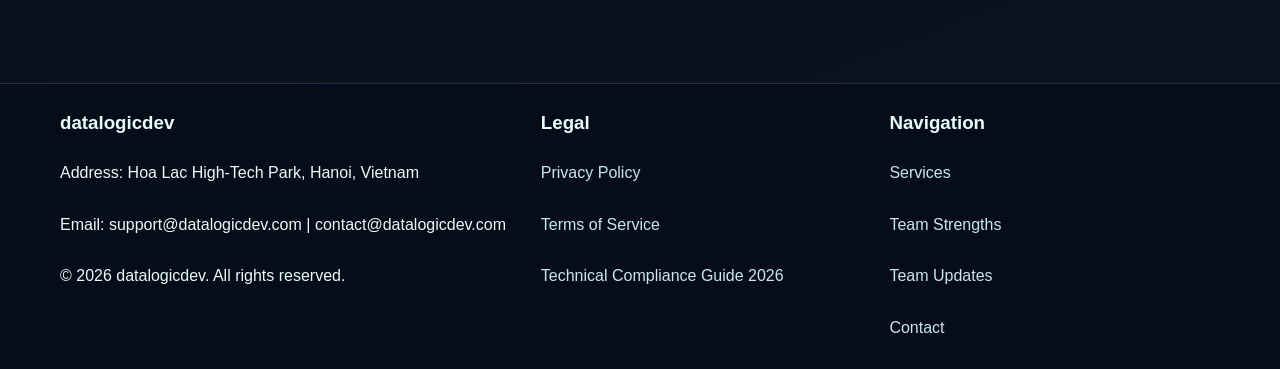
<file: privacy-policy.html>
<!doctype html>
<html lang="en">
<head>
  <meta charset="utf-8">
  <meta name="viewport" content="width=device-width, initial-scale=1">
  <title>Privacy Policy | datalogicdev (2026 Global Compliance Enhanced)</title>
  <meta name="description" content="datalogicdev Privacy Policy 2026 Global Compliance Enhanced Edition: global data protection, app monetization compliance, ads and IAP data processing, regional legal rights, AI disclosure, and subscription transparency.">
  <meta name="robots" content="index,follow">
  <link rel="canonical" href="https://datalogicdev.com/privacy-policy.html">
  <link rel="stylesheet" href="css/styles.css">
</head>
<body>
  <div class="cyber-noise" aria-hidden="true"></div>
  <canvas id="particle-canvas" aria-hidden="true"></canvas>
  <header>
    <div class="container nav-wrap">
      <a class="logo" href="index.html"><img src="images/logo.svg" alt="datalogicdev logo"></a>
      <button class="menu-btn" aria-label="Toggle menu">Menu</button>
      <nav>
        <ul>
          <li><a href="index.html">Home</a></li>
          <li><a href="services.html">Services</a></li>
          <li><a href="advantages.html">Team Strengths</a></li>
          <li><a href="news.html">Team Updates</a></li>
          <li><a href="contact.html">Contact</a></li>
        </ul>
      </nav>
    </div>
  </header>

  <main>
    <section>
      <div class="container legal-content">
        <p class="kicker">Legal Document</p>
        <h1>Privacy Policy (2026 Global Full-Compliance Deep-Enhanced Edition)</h1>
        <p>Effective Date: 2026-04-28</p>
        <p>This Privacy Policy applies to datalogicdev applications and related digital services published and operated for global users, including but not limited to products distributed through Apple App Store and Google Play. This version is comprehensively upgraded for 2026 legal, policy, and technical requirements, with explicit coverage of the EU Digital Services Act (DSA), US state-level privacy variations (including California, Texas, Virginia, and other states), AI-generated content transparency disclosures (if applicable), in-app purchase and advertising anti-fraud enforcement, and global data sovereignty operations.</p>

        <h2>Part I. Data Collection Granularity and Purpose</h2>
        <p>We enforce the principle of data minimization and collect only the data required for lawful service operations, user experience optimization, ad monetization integrity (IAA), in-app purchase processing (IAP), anti-fraud controls, compliance duties, and platform security. We do not collect unrelated personal data.</p>

        <h3>1. Device Fingerprints and Identifiers</h3>
        <ul>
          <li>Identifiers include, where applicable: IDFA (iOS), GAID (Android), OAID (Android in specific markets), encrypted internal device token, device brand/model, screen resolution, OS version, language setting, battery state, and system clock offset.</li>
          <li>System clock offset may be used to detect timezone manipulation and cross-region pricing fraud attempts.</li>
          <li>All unique identifiers are encrypted and not used to infer real-world civil identity.</li>
        </ul>

        <h3>2. Network Environment Data</h3>
        <ul>
          <li>IP address is used for regional compliance routing and legal service localization, not for precise physical location tracking.</li>
          <li>Carrier name, Wi-Fi state, and network class (4G/5G/Wi-Fi) are used for service availability assurance, anti-abuse analysis, and jurisdiction-level compliance controls.</li>
        </ul>

        <h3>3. Behavioral Signals (IAA and UX)</h3>
        <ul>
          <li>Advertising behavior data may include ad impression IDs, click timestamps, conversion path signals, rewarded-video watch duration and early exits, ad dwell time, ad response codes, and invalid traffic indicators.</li>
          <li>Application behavior signals may include key feature loop triggers, conversion funnel drop-off events, click-through rates of upgrade prompts, onboarding abandonment checkpoints, and feature frequency distributions.</li>
          <li>These signals are used for internal optimization and anti-fraud analytics and are synchronized to approved monetization partners only as necessary and with minimization and pseudonymization controls.</li>
        </ul>

        <h3>4. Financial Transaction Data (IAP)</h3>
        <ul>
          <li>We receive transaction receipts from official Apple and Google APIs only; we do not process or store card numbers, CVV, payment passwords, or card expiry details.</li>
          <li>Records include order ID, SKU/item name and quantity, currency, amount, country code, transaction time, sandbox flag, and order status (success/failure/refund).</li>
          <li>These records are used for order verification, accounting reconciliation, anti-fraud validation, and refund support.</li>
        </ul>

        <h3>5. Security and Access Controls</h3>
        <ul>
          <li>Collected data is encrypted in transit and at rest.</li>
          <li>Access is role-based and granted only to authorized personnel.</li>
          <li>Access logs are auditable to ensure traceability and incident response accountability.</li>
        </ul>

        <h2>Part II. Third-Party Sharing Architecture (Data Mapping)</h2>
        <p>We share only necessary data with vetted third-party ecosystems for lawful monetization, attribution, fraud prevention, and payment processing under strict contractual and technical controls.</p>

        <h3>1. Mediation and Monetization Layers (IAA)</h3>
        <p>Possible integrated monetization and mediation platforms include, but are not limited to:</p>
        <ul>
          <li>Google AdMob</li>
          <li>AppLovin MAX</li>
          <li>Unity LevelPlay / ironSource</li>
          <li>Meta Audience Network</li>
          <li>Pangle (TikTok for Business ad ecosystem where permitted)</li>
          <li>Mintegral</li>
          <li>Liftoff Monetize (Vungle)</li>
          <li>Chartboost</li>
          <li>InMobi</li>
          <li>Moloco</li>
          <li>Digital Turbine Exchange</li>
          <li>Smaato</li>
          <li>Yandex Ads (region dependent)</li>
          <li>Amazon Publisher Services and related exchange channels (where implemented)</li>
        </ul>
        <p>Shared data is limited to pseudonymized device and ad event data required for real-time bidding (RTB), fill optimization, quality scoring, and invalid traffic defenses.</p>

        <h3>2. Attribution and Fraud Prevention (MMP)</h3>
        <ul>
          <li>AppsFlyer</li>
          <li>Adjust</li>
          <li>Singular</li>
          <li>Kochava (if enabled by product region policy)</li>
        </ul>
        <p>Data categories include pseudonymized install attribution, campaign identifiers, anti-fraud signals, and conversion validation metadata.</p>

        <h3>3. Payment Processors</h3>
        <ul>
          <li>Apple Inc.</li>
          <li>Google LLC</li>
        </ul>
        <p>Only transaction-essential data is exchanged through official APIs and platform-defined billing frameworks.</p>

        <h3>4. Third-Party Governance Controls</h3>
        <ul>
          <li>Confidentiality and Data Processing Agreements (DPA) are signed with all material partners.</li>
          <li>Data use scope, retention limits, security obligations, and breach notification duties are contractually enforced.</li>
          <li>We conduct periodic compliance checks and terminate integrations for proven violations.</li>
          <li>Users can review shared category scopes in-app and withdraw relevant permissions, with notice that withdrawal may affect ad monetization experience or some feature availability.</li>
        </ul>

        <h2>Part III. Region-Specific Legal Statements</h2>

        <h3>1. European Union (GDPR) and United Kingdom (UK-GDPR)</h3>
        <ul>
          <li>Legal bases under Article 6 include contract performance, explicit consent, and legitimate interests (including fraud prevention and service security).</li>
          <li>DSA transparency commitments include publication of ad serving principles, recommendation logic summaries, moderation standards (where UGC exists), and periodic transparency reporting.</li>
          <li>User rights include access, rectification, erasure, restriction, objection, consent withdrawal, complaint rights, and data portability where applicable.</li>
          <li>Response windows are handled without undue delay and no later than statutory limits. Operational target is within 7 business days for first response where feasible.</li>
          <li>EU/UK Representative Contact Placeholder: [Reserved field for designated legal representative and registered address].</li>
        </ul>

        <h3>2. United States (CCPA/CPRA/VCDPA and state-level variants)</h3>
        <ul>
          <li>We do not sell personal information in the legal sense of direct data sale.</li>
          <li>Certain ad-related pseudonymous data sharing may qualify as data sharing or targeted advertising under some state laws; users may opt out where required.</li>
          <li>Do Not Track and equivalent signals are respected to the extent required by applicable law and technical implementation context.</li>
          <li>California (CPRA): disclosure, deletion, correction, and opt-out rights; request response target within statutory periods (typically up to 45 days with legal extension when permitted).</li>
          <li>Texas state compliance adaptation: strengthened transparency and restrictions around sensitive data handling.</li>
          <li>Virginia (VCDPA): rights to access, correct, delete, and opt out of targeted advertising and certain profiling.</li>
          <li>Additional adaptation roadmap covers Colorado, Washington, and emerging US state frameworks as enacted.</li>
        </ul>

        <h3>3. Brazil (LGPD)</h3>
        <ul>
          <li>Data processing follows lawful basis and transparency obligations under LGPD.</li>
          <li>Brazil users may request access, correction, deletion, anonymization, portability, and consent revocation as applicable.</li>
          <li>Cross-border transfers are implemented with legally recognized safeguards and regulator-compatible mechanisms.</li>
        </ul>

        <h3>4. Additional Key Jurisdictions</h3>
        <ul>
          <li>China: PIPL, Data Security Law, and cross-border data transfer regulations are addressed where products operate in China; localization and explicit consent controls are applied where required.</li>
          <li>India: DPDP Act-aligned notice and consent controls, user rights handling, and cross-border transfer governance.</li>
          <li>Saudi Arabia: Personal Data Protection Law-aligned controls and data residency safeguards where required.</li>
          <li>Canada and Japan: PIPEDA and APPI-aligned rights and processing governance, including regulator response compatibility.</li>
        </ul>

        <h2>Part IV. Subscription Transparency (Automatic Renewal)</h2>
        <ul>
          <li>Collected subscription data is limited to period, trial status, active/expired/paused state, renewal timestamps, and entitlement linkage required for service delivery.</li>
          <li>Before subscription, we disclose cycle, price, trial terms (if any), renewal rules, and cancellation paths.</li>
          <li>We provide pre-renewal reminder logic (target: 24 hours before renewal where platform mechanisms permit).</li>
          <li>Users may cancel via in-app management entry points and/or App Store / Google Play subscription pages.</li>
          <li>If a free trial exists, post-trial auto-renewal behavior is clearly disclosed.</li>
        </ul>

        <h2>Part V. AI-Generated Content Disclosure (If AI features are enabled)</h2>
        <ul>
          <li>AI-generated outputs (text, audio, images, interactions) are clearly labeled as AI-generated.</li>
          <li>AI outputs are subject to policy controls prohibiting violent, sexual, deceptive, hateful, discriminatory, and otherwise unlawful content categories.</li>
          <li>A hybrid control model may be used: automated filtering plus human review for escalated cases.</li>
          <li>AI outputs are assistive in nature and do not constitute legal, medical, or financial guarantees.</li>
          <li>Training pipelines are designed to avoid unauthorized use of private user data and to enforce data provenance controls.</li>
        </ul>

        <h2>Part VI. Children and Age-Sensitive Processing</h2>
        <ul>
          <li>Our services are not intended for unlawful collection of children data under applicable age thresholds.</li>
          <li>Where required, parental consent frameworks and age-gating controls are implemented.</li>
          <li>If unauthorized child data processing is identified, we will take deletion and remediation actions in accordance with law.</li>
        </ul>

        <h2>Part VII. Data Retention, Security, and Incident Response</h2>
        <ul>
          <li>Retention periods are minimized and aligned with legal, accounting, and fraud-prevention necessities.</li>
          <li>Security controls include encryption, access controls, logging, abuse monitoring, and periodic security assessment.</li>
          <li>Incident response includes containment, investigation, impact assessment, legal notification workflows, and user communication where required.</li>
        </ul>

        <h2>Part VIII. Changes to This Policy</h2>
        <p>We may update this Privacy Policy to reflect legal changes, platform policy updates, product architecture evolution, and security improvements. Material updates will be communicated through in-app notice, website publication, and/or legally required channels.</p>

        <h2>Contact Information</h2>
        <p>Support: support@datalogicdev.com</p>
        <p>Contact: contact@datalogicdev.com</p>
        <p>Address: Hoa Lac High-Tech Park, Hanoi, Vietnam</p>
      </div>
    </section>
  </main>

  <footer>
    <div class="container footer-grid">
      <div>
        <h3>datalogicdev</h3>
        <p>Address: Hoa Lac High-Tech Park, Hanoi, Vietnam</p>
        <p>Email: support@datalogicdev.com | contact@datalogicdev.com</p>
        <p class="footer-copy">© <span id="year"></span> datalogicdev. All rights reserved.</p>
      </div>
      <div>
        <h3>Legal</h3>
        <p><a href="privacy-policy.html">Privacy Policy</a></p>
        <p><a href="terms-of-service.html">Terms of Service</a></p>
        <p><a href="technical-compliance-guide.html">Technical Compliance Guide 2026</a></p>
      </div>
      <div>
        <h3>Navigation</h3>
        <p><a href="services.html">Services</a></p>
        <p><a href="advantages.html">Team Strengths</a></p>
        <p><a href="news.html">Team Updates</a></p>
        <p><a href="contact.html">Contact</a></p>
      </div>
    </div>
  </footer>
  <script src="js/main.js" defer></script>
</body>
</html>
</file>
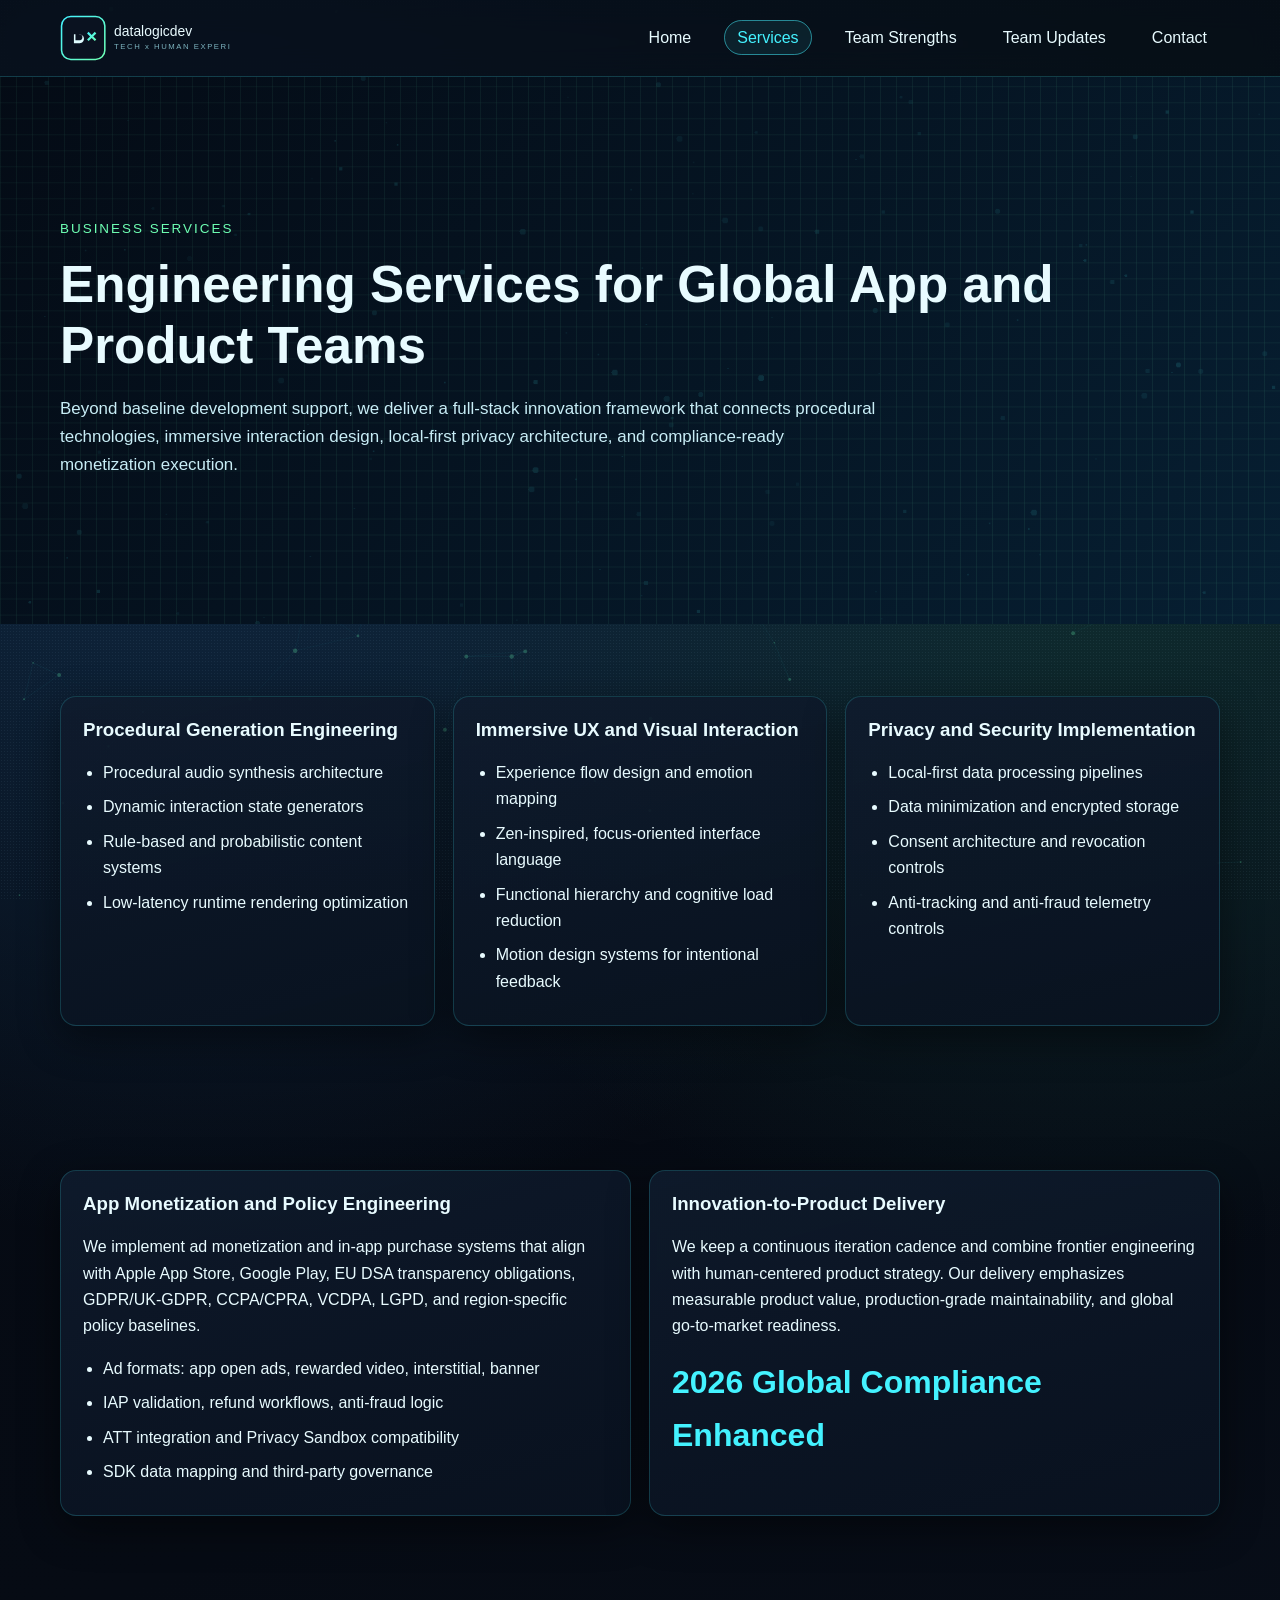
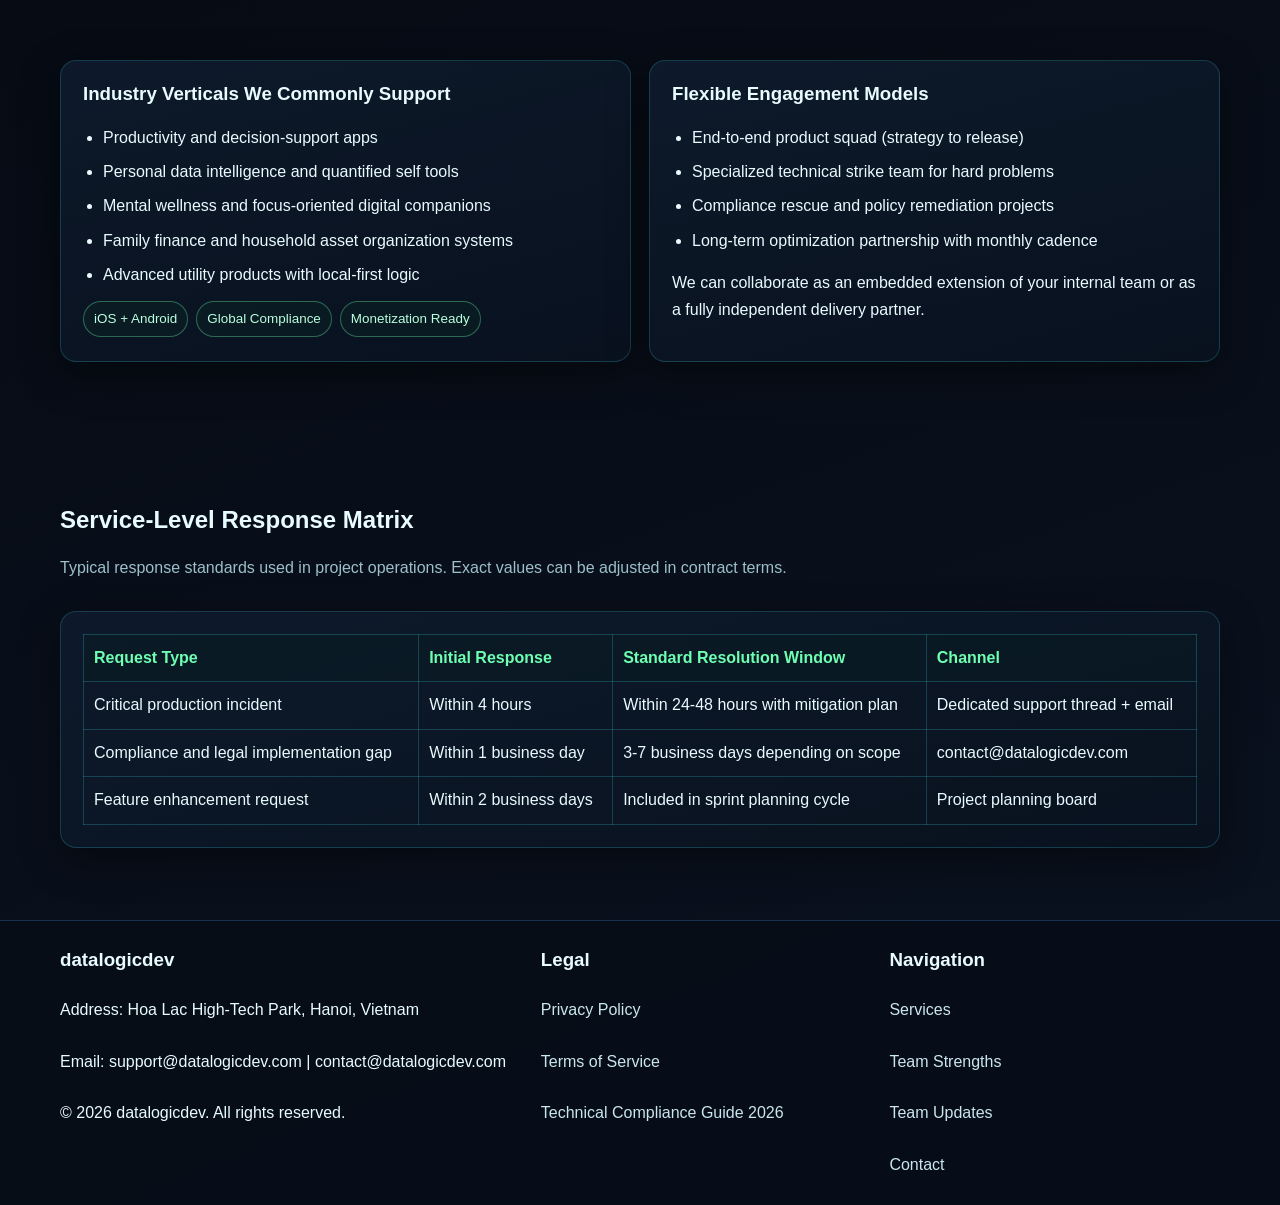
<file: services.html>
<!doctype html>
<html lang="en">
<head>
  <meta charset="utf-8">
  <meta name="viewport" content="width=device-width, initial-scale=1">
  <title>Services | datalogicdev</title>
  <meta name="description" content="Core R&D services by datalogicdev: procedural generation systems, immersive interaction design, privacy security architecture, app monetization compliance, and product innovation engineering.">
  <meta name="robots" content="index,follow">
  <link rel="canonical" href="https://datalogicdev.com/services.html">
  <link rel="stylesheet" href="css/styles.css">
</head>
<body>
  <div class="cyber-noise" aria-hidden="true"></div>
  <canvas id="particle-canvas" aria-hidden="true"></canvas>
  <header>
    <div class="container nav-wrap">
      <a class="logo" href="index.html"><img src="images/logo.svg" alt="datalogicdev logo"></a>
      <button class="menu-btn" aria-label="Toggle menu">Menu</button>
      <nav>
        <ul>
          <li><a href="index.html">Home</a></li>
          <li><a class="active" href="services.html">Services</a></li>
          <li><a href="advantages.html">Team Strengths</a></li>
          <li><a href="news.html">Team Updates</a></li>
          <li><a href="contact.html">Contact</a></li>
        </ul>
      </nav>
    </div>
  </header>

  <main>
    <section class="hero" style="background-image:url('images/services-bg.png');min-height:56vh;">
      <div class="container hero-inner reveal">
        <p class="kicker">Business Services</p>
        <h1>Engineering Services for Global App and Product Teams</h1>
        <p class="subtitle">Beyond baseline development support, we deliver a full-stack innovation framework that connects procedural technologies, immersive interaction design, local-first privacy architecture, and compliance-ready monetization execution.</p>
      </div>
    </section>

    <section>
      <div class="container grid-3">
        <article class="card reveal">
          <h3>Procedural Generation Engineering</h3>
          <ul class="list">
            <li>Procedural audio synthesis architecture</li>
            <li>Dynamic interaction state generators</li>
            <li>Rule-based and probabilistic content systems</li>
            <li>Low-latency runtime rendering optimization</li>
          </ul>
        </article>
        <article class="card reveal">
          <h3>Immersive UX and Visual Interaction</h3>
          <ul class="list">
            <li>Experience flow design and emotion mapping</li>
            <li>Zen-inspired, focus-oriented interface language</li>
            <li>Functional hierarchy and cognitive load reduction</li>
            <li>Motion design systems for intentional feedback</li>
          </ul>
        </article>
        <article class="card reveal">
          <h3>Privacy and Security Implementation</h3>
          <ul class="list">
            <li>Local-first data processing pipelines</li>
            <li>Data minimization and encrypted storage</li>
            <li>Consent architecture and revocation controls</li>
            <li>Anti-tracking and anti-fraud telemetry controls</li>
          </ul>
        </article>
      </div>
    </section>

    <section>
      <div class="container grid-2">
        <article class="card reveal">
          <h3>App Monetization and Policy Engineering</h3>
          <p>We implement ad monetization and in-app purchase systems that align with Apple App Store, Google Play, EU DSA transparency obligations, GDPR/UK-GDPR, CCPA/CPRA, VCDPA, LGPD, and region-specific policy baselines.</p>
          <ul class="list">
            <li>Ad formats: app open ads, rewarded video, interstitial, banner</li>
            <li>IAP validation, refund workflows, anti-fraud logic</li>
            <li>ATT integration and Privacy Sandbox compatibility</li>
            <li>SDK data mapping and third-party governance</li>
          </ul>
        </article>
        <article class="card reveal">
          <h3>Innovation-to-Product Delivery</h3>
          <p>We keep a continuous iteration cadence and combine frontier engineering with human-centered product strategy. Our delivery emphasizes measurable product value, production-grade maintainability, and global go-to-market readiness.</p>
          <div class="metric">2026 Global Compliance Enhanced</div>
        </article>
      </div>
    </section>

    <section>
      <div class="container grid-2">
        <article class="card reveal">
          <h3>Industry Verticals We Commonly Support</h3>
          <ul class="list">
            <li>Productivity and decision-support apps</li>
            <li>Personal data intelligence and quantified self tools</li>
            <li>Mental wellness and focus-oriented digital companions</li>
            <li>Family finance and household asset organization systems</li>
            <li>Advanced utility products with local-first logic</li>
          </ul>
          <div class="pill-row">
            <span class="pill">iOS + Android</span>
            <span class="pill">Global Compliance</span>
            <span class="pill">Monetization Ready</span>
          </div>
        </article>
        <article class="card reveal">
          <h3>Flexible Engagement Models</h3>
          <ul class="list">
            <li>End-to-end product squad (strategy to release)</li>
            <li>Specialized technical strike team for hard problems</li>
            <li>Compliance rescue and policy remediation projects</li>
            <li>Long-term optimization partnership with monthly cadence</li>
          </ul>
          <p>We can collaborate as an embedded extension of your internal team or as a fully independent delivery partner.</p>
        </article>
      </div>
    </section>

    <section>
      <div class="container reveal">
        <div class="section-head">
          <h2>Service-Level Response Matrix</h2>
          <p>Typical response standards used in project operations. Exact values can be adjusted in contract terms.</p>
        </div>
        <div class="table-wrap card">
          <table class="info-table" aria-label="Service Level Matrix">
            <thead>
              <tr>
                <th>Request Type</th>
                <th>Initial Response</th>
                <th>Standard Resolution Window</th>
                <th>Channel</th>
              </tr>
            </thead>
            <tbody>
              <tr>
                <td>Critical production incident</td>
                <td>Within 4 hours</td>
                <td>Within 24-48 hours with mitigation plan</td>
                <td>Dedicated support thread + email</td>
              </tr>
              <tr>
                <td>Compliance and legal implementation gap</td>
                <td>Within 1 business day</td>
                <td>3-7 business days depending on scope</td>
                <td>contact@datalogicdev.com</td>
              </tr>
              <tr>
                <td>Feature enhancement request</td>
                <td>Within 2 business days</td>
                <td>Included in sprint planning cycle</td>
                <td>Project planning board</td>
              </tr>
            </tbody>
          </table>
        </div>
      </div>
    </section>
  </main>

  <footer>
    <div class="container footer-grid">
      <div>
        <h3>datalogicdev</h3>
        <p>Address: Hoa Lac High-Tech Park, Hanoi, Vietnam</p>
        <p>Email: support@datalogicdev.com | contact@datalogicdev.com</p>
        <p class="footer-copy">© <span id="year"></span> datalogicdev. All rights reserved.</p>
      </div>
      <div>
        <h3>Legal</h3>
        <p><a href="privacy-policy.html">Privacy Policy</a></p>
        <p><a href="terms-of-service.html">Terms of Service</a></p>
        <p><a href="technical-compliance-guide.html">Technical Compliance Guide 2026</a></p>
      </div>
      <div>
        <h3>Navigation</h3>
        <p><a href="services.html">Services</a></p>
        <p><a href="advantages.html">Team Strengths</a></p>
        <p><a href="news.html">Team Updates</a></p>
        <p><a href="contact.html">Contact</a></p>
      </div>
    </div>
  </footer>
  <script src="js/main.js" defer></script>
</body>
</html>
</file>
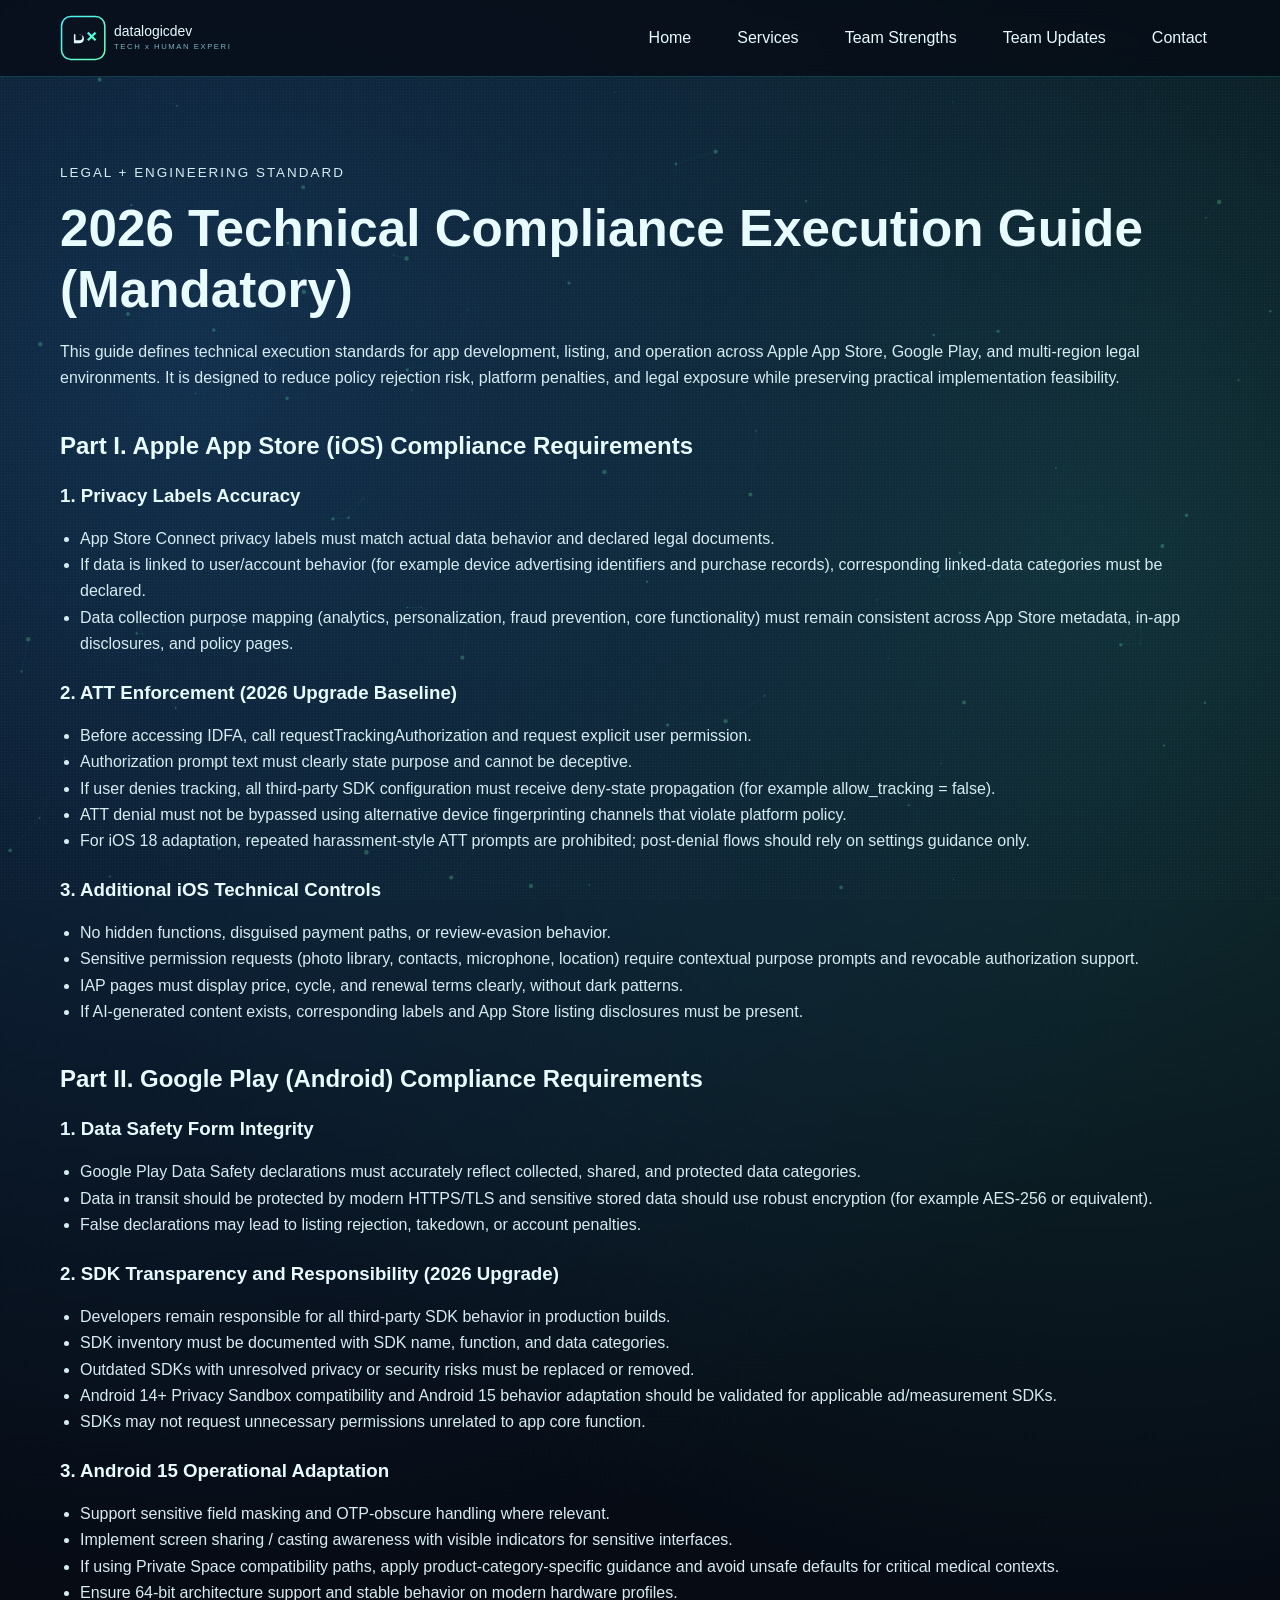
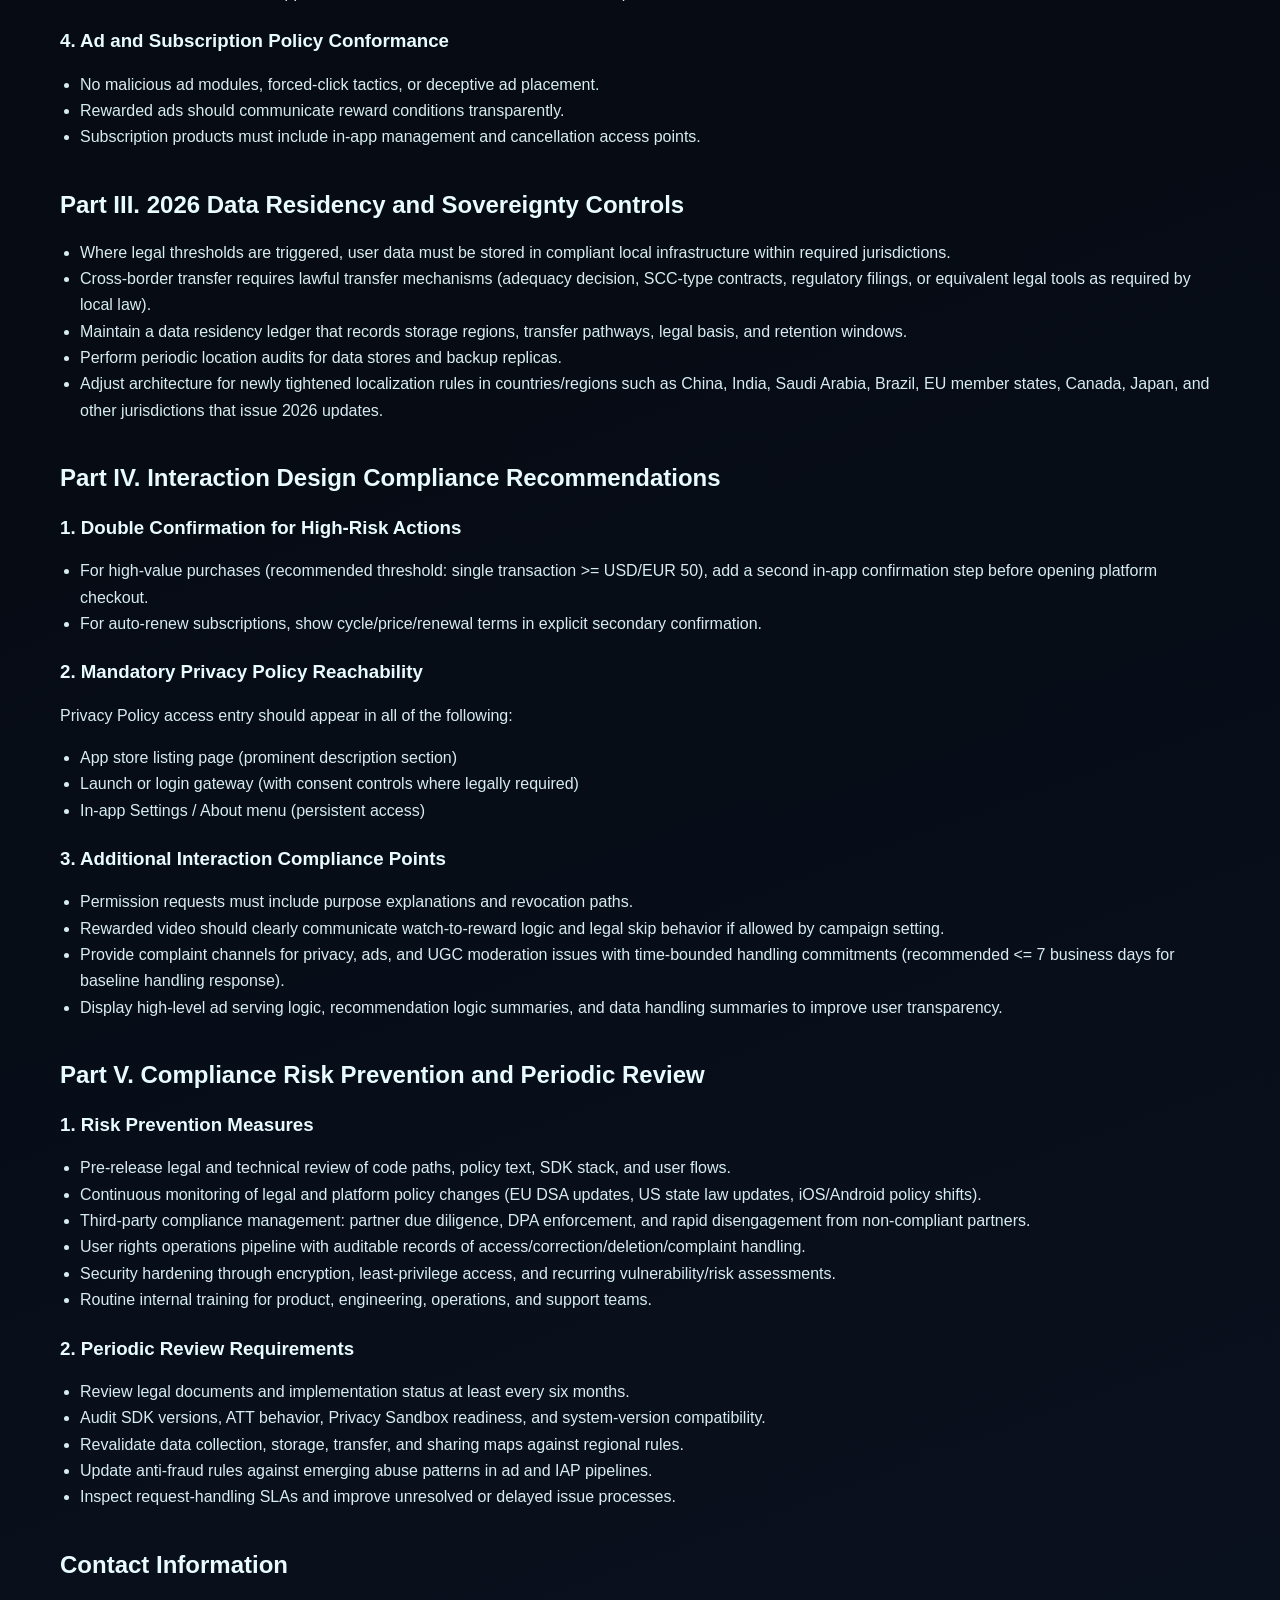
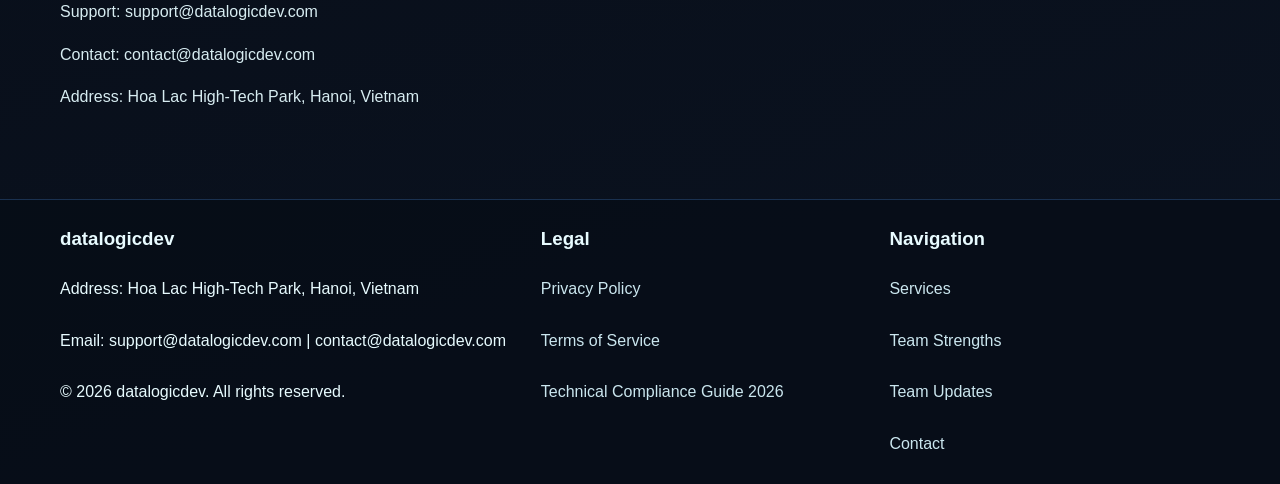
<file: technical-compliance-guide.html>
<!doctype html>
<html lang="en">
<head>
  <meta charset="utf-8">
  <meta name="viewport" content="width=device-width, initial-scale=1">
  <title>Technical Compliance Guide 2026 | datalogicdev</title>
  <meta name="description" content="2026 technical compliance guide covering Apple App Store, Google Play, global data residency, anti-fraud controls, interaction compliance, and periodic audit operations.">
  <meta name="robots" content="index,follow">
  <link rel="canonical" href="https://datalogicdev.com/technical-compliance-guide.html">
  <link rel="stylesheet" href="css/styles.css">
</head>
<body>
  <div class="cyber-noise" aria-hidden="true"></div>
  <canvas id="particle-canvas" aria-hidden="true"></canvas>
  <header>
    <div class="container nav-wrap">
      <a class="logo" href="index.html"><img src="images/logo.svg" alt="datalogicdev logo"></a>
      <button class="menu-btn" aria-label="Toggle menu">Menu</button>
      <nav>
        <ul>
          <li><a href="index.html">Home</a></li>
          <li><a href="services.html">Services</a></li>
          <li><a href="advantages.html">Team Strengths</a></li>
          <li><a href="news.html">Team Updates</a></li>
          <li><a href="contact.html">Contact</a></li>
        </ul>
      </nav>
    </div>
  </header>

  <main>
    <section>
      <div class="container legal-content">
        <p class="kicker">Legal + Engineering Standard</p>
        <h1>2026 Technical Compliance Execution Guide (Mandatory)</h1>
        <p>This guide defines technical execution standards for app development, listing, and operation across Apple App Store, Google Play, and multi-region legal environments. It is designed to reduce policy rejection risk, platform penalties, and legal exposure while preserving practical implementation feasibility.</p>

        <h2>Part I. Apple App Store (iOS) Compliance Requirements</h2>

        <h3>1. Privacy Labels Accuracy</h3>
        <ul>
          <li>App Store Connect privacy labels must match actual data behavior and declared legal documents.</li>
          <li>If data is linked to user/account behavior (for example device advertising identifiers and purchase records), corresponding linked-data categories must be declared.</li>
          <li>Data collection purpose mapping (analytics, personalization, fraud prevention, core functionality) must remain consistent across App Store metadata, in-app disclosures, and policy pages.</li>
        </ul>

        <h3>2. ATT Enforcement (2026 Upgrade Baseline)</h3>
        <ul>
          <li>Before accessing IDFA, call requestTrackingAuthorization and request explicit user permission.</li>
          <li>Authorization prompt text must clearly state purpose and cannot be deceptive.</li>
          <li>If user denies tracking, all third-party SDK configuration must receive deny-state propagation (for example allow_tracking = false).</li>
          <li>ATT denial must not be bypassed using alternative device fingerprinting channels that violate platform policy.</li>
          <li>For iOS 18 adaptation, repeated harassment-style ATT prompts are prohibited; post-denial flows should rely on settings guidance only.</li>
        </ul>

        <h3>3. Additional iOS Technical Controls</h3>
        <ul>
          <li>No hidden functions, disguised payment paths, or review-evasion behavior.</li>
          <li>Sensitive permission requests (photo library, contacts, microphone, location) require contextual purpose prompts and revocable authorization support.</li>
          <li>IAP pages must display price, cycle, and renewal terms clearly, without dark patterns.</li>
          <li>If AI-generated content exists, corresponding labels and App Store listing disclosures must be present.</li>
        </ul>

        <h2>Part II. Google Play (Android) Compliance Requirements</h2>

        <h3>1. Data Safety Form Integrity</h3>
        <ul>
          <li>Google Play Data Safety declarations must accurately reflect collected, shared, and protected data categories.</li>
          <li>Data in transit should be protected by modern HTTPS/TLS and sensitive stored data should use robust encryption (for example AES-256 or equivalent).</li>
          <li>False declarations may lead to listing rejection, takedown, or account penalties.</li>
        </ul>

        <h3>2. SDK Transparency and Responsibility (2026 Upgrade)</h3>
        <ul>
          <li>Developers remain responsible for all third-party SDK behavior in production builds.</li>
          <li>SDK inventory must be documented with SDK name, function, and data categories.</li>
          <li>Outdated SDKs with unresolved privacy or security risks must be replaced or removed.</li>
          <li>Android 14+ Privacy Sandbox compatibility and Android 15 behavior adaptation should be validated for applicable ad/measurement SDKs.</li>
          <li>SDKs may not request unnecessary permissions unrelated to app core function.</li>
        </ul>

        <h3>3. Android 15 Operational Adaptation</h3>
        <ul>
          <li>Support sensitive field masking and OTP-obscure handling where relevant.</li>
          <li>Implement screen sharing / casting awareness with visible indicators for sensitive interfaces.</li>
          <li>If using Private Space compatibility paths, apply product-category-specific guidance and avoid unsafe defaults for critical medical contexts.</li>
          <li>Ensure 64-bit architecture support and stable behavior on modern hardware profiles.</li>
        </ul>

        <h3>4. Ad and Subscription Policy Conformance</h3>
        <ul>
          <li>No malicious ad modules, forced-click tactics, or deceptive ad placement.</li>
          <li>Rewarded ads should communicate reward conditions transparently.</li>
          <li>Subscription products must include in-app management and cancellation access points.</li>
        </ul>

        <h2>Part III. 2026 Data Residency and Sovereignty Controls</h2>
        <ul>
          <li>Where legal thresholds are triggered, user data must be stored in compliant local infrastructure within required jurisdictions.</li>
          <li>Cross-border transfer requires lawful transfer mechanisms (adequacy decision, SCC-type contracts, regulatory filings, or equivalent legal tools as required by local law).</li>
          <li>Maintain a data residency ledger that records storage regions, transfer pathways, legal basis, and retention windows.</li>
          <li>Perform periodic location audits for data stores and backup replicas.</li>
          <li>Adjust architecture for newly tightened localization rules in countries/regions such as China, India, Saudi Arabia, Brazil, EU member states, Canada, Japan, and other jurisdictions that issue 2026 updates.</li>
        </ul>

        <h2>Part IV. Interaction Design Compliance Recommendations</h2>

        <h3>1. Double Confirmation for High-Risk Actions</h3>
        <ul>
          <li>For high-value purchases (recommended threshold: single transaction >= USD/EUR 50), add a second in-app confirmation step before opening platform checkout.</li>
          <li>For auto-renew subscriptions, show cycle/price/renewal terms in explicit secondary confirmation.</li>
        </ul>

        <h3>2. Mandatory Privacy Policy Reachability</h3>
        <p>Privacy Policy access entry should appear in all of the following:</p>
        <ul>
          <li>App store listing page (prominent description section)</li>
          <li>Launch or login gateway (with consent controls where legally required)</li>
          <li>In-app Settings / About menu (persistent access)</li>
        </ul>

        <h3>3. Additional Interaction Compliance Points</h3>
        <ul>
          <li>Permission requests must include purpose explanations and revocation paths.</li>
          <li>Rewarded video should clearly communicate watch-to-reward logic and legal skip behavior if allowed by campaign setting.</li>
          <li>Provide complaint channels for privacy, ads, and UGC moderation issues with time-bounded handling commitments (recommended <= 7 business days for baseline handling response).</li>
          <li>Display high-level ad serving logic, recommendation logic summaries, and data handling summaries to improve user transparency.</li>
        </ul>

        <h2>Part V. Compliance Risk Prevention and Periodic Review</h2>

        <h3>1. Risk Prevention Measures</h3>
        <ul>
          <li>Pre-release legal and technical review of code paths, policy text, SDK stack, and user flows.</li>
          <li>Continuous monitoring of legal and platform policy changes (EU DSA updates, US state law updates, iOS/Android policy shifts).</li>
          <li>Third-party compliance management: partner due diligence, DPA enforcement, and rapid disengagement from non-compliant partners.</li>
          <li>User rights operations pipeline with auditable records of access/correction/deletion/complaint handling.</li>
          <li>Security hardening through encryption, least-privilege access, and recurring vulnerability/risk assessments.</li>
          <li>Routine internal training for product, engineering, operations, and support teams.</li>
        </ul>

        <h3>2. Periodic Review Requirements</h3>
        <ul>
          <li>Review legal documents and implementation status at least every six months.</li>
          <li>Audit SDK versions, ATT behavior, Privacy Sandbox readiness, and system-version compatibility.</li>
          <li>Revalidate data collection, storage, transfer, and sharing maps against regional rules.</li>
          <li>Update anti-fraud rules against emerging abuse patterns in ad and IAP pipelines.</li>
          <li>Inspect request-handling SLAs and improve unresolved or delayed issue processes.</li>
        </ul>

        <h2>Contact Information</h2>
        <p>Support: support@datalogicdev.com</p>
        <p>Contact: contact@datalogicdev.com</p>
        <p>Address: Hoa Lac High-Tech Park, Hanoi, Vietnam</p>
      </div>
    </section>
  </main>

  <footer>
    <div class="container footer-grid">
      <div>
        <h3>datalogicdev</h3>
        <p>Address: Hoa Lac High-Tech Park, Hanoi, Vietnam</p>
        <p>Email: support@datalogicdev.com | contact@datalogicdev.com</p>
        <p class="footer-copy">© <span id="year"></span> datalogicdev. All rights reserved.</p>
      </div>
      <div>
        <h3>Legal</h3>
        <p><a href="privacy-policy.html">Privacy Policy</a></p>
        <p><a href="terms-of-service.html">Terms of Service</a></p>
        <p><a href="technical-compliance-guide.html">Technical Compliance Guide 2026</a></p>
      </div>
      <div>
        <h3>Navigation</h3>
        <p><a href="services.html">Services</a></p>
        <p><a href="advantages.html">Team Strengths</a></p>
        <p><a href="news.html">Team Updates</a></p>
        <p><a href="contact.html">Contact</a></p>
      </div>
    </div>
  </footer>
  <script src="js/main.js" defer></script>
</body>
</html>
</file>
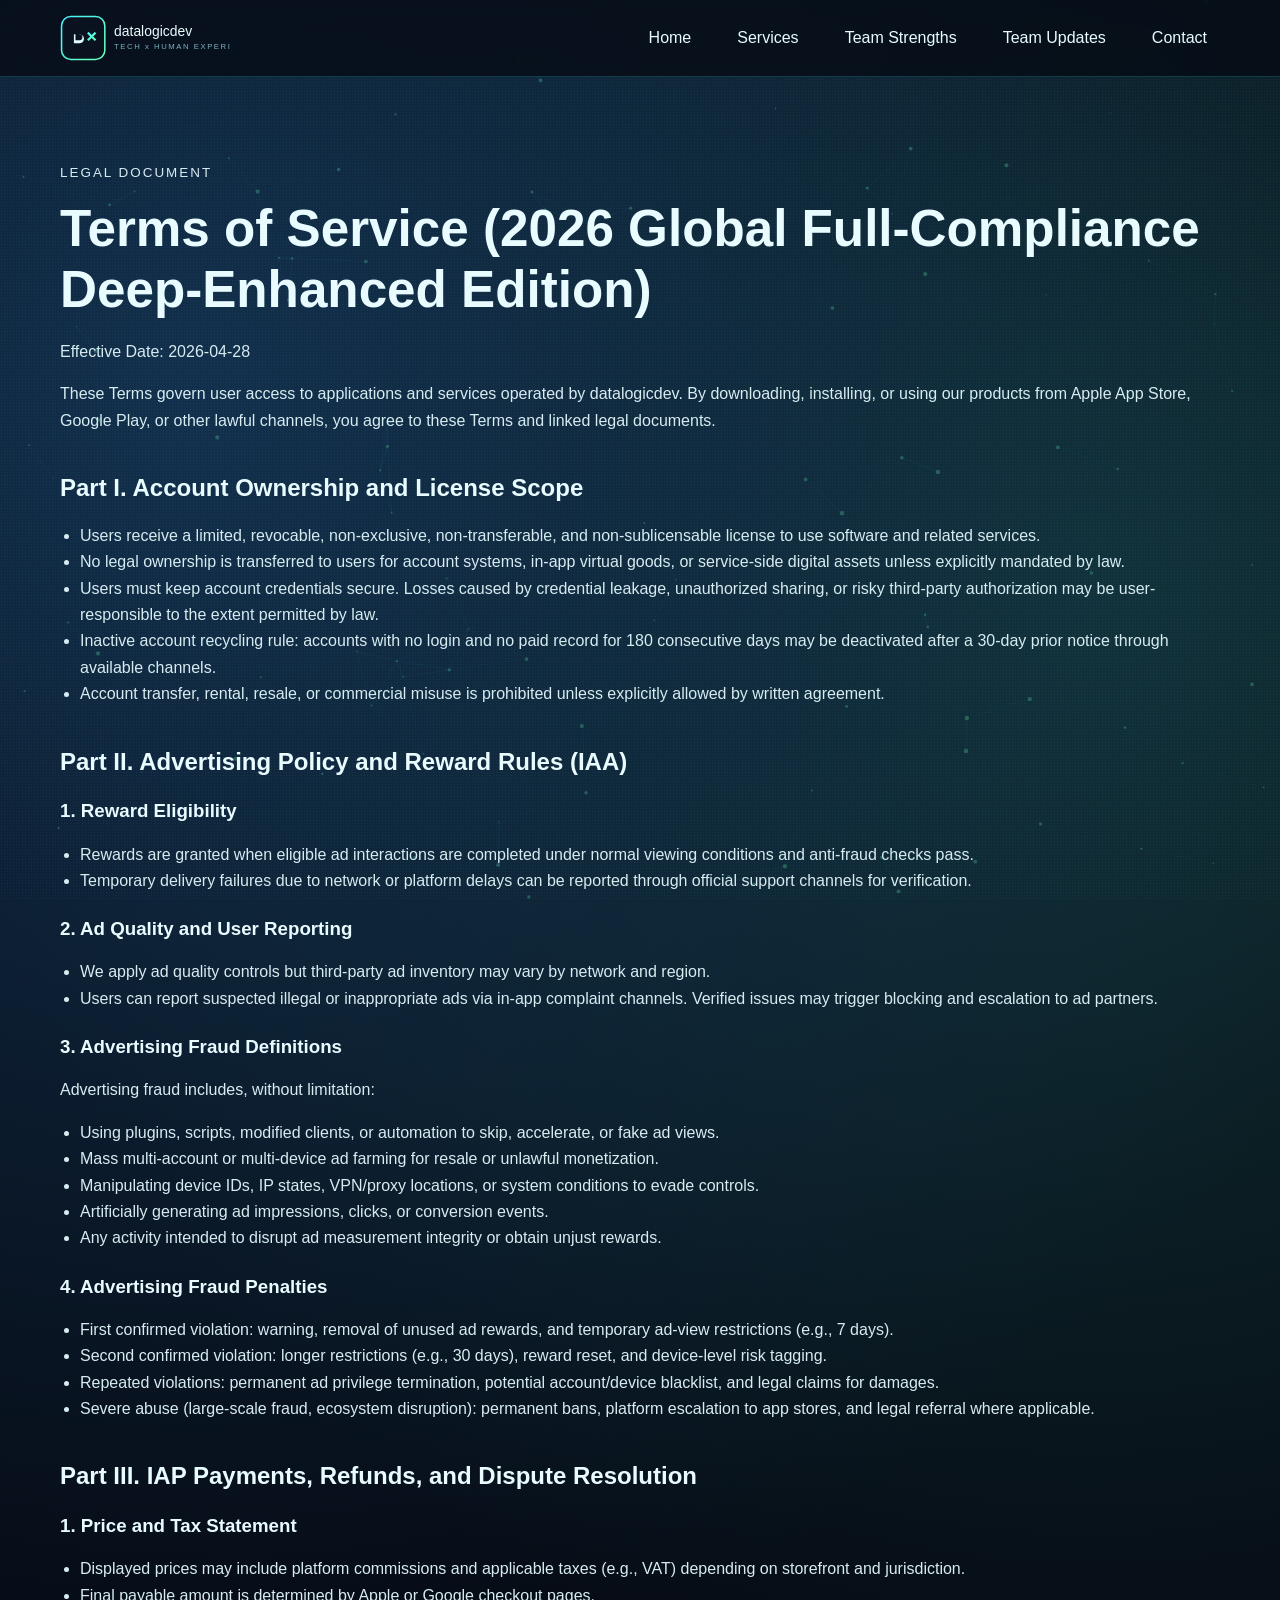
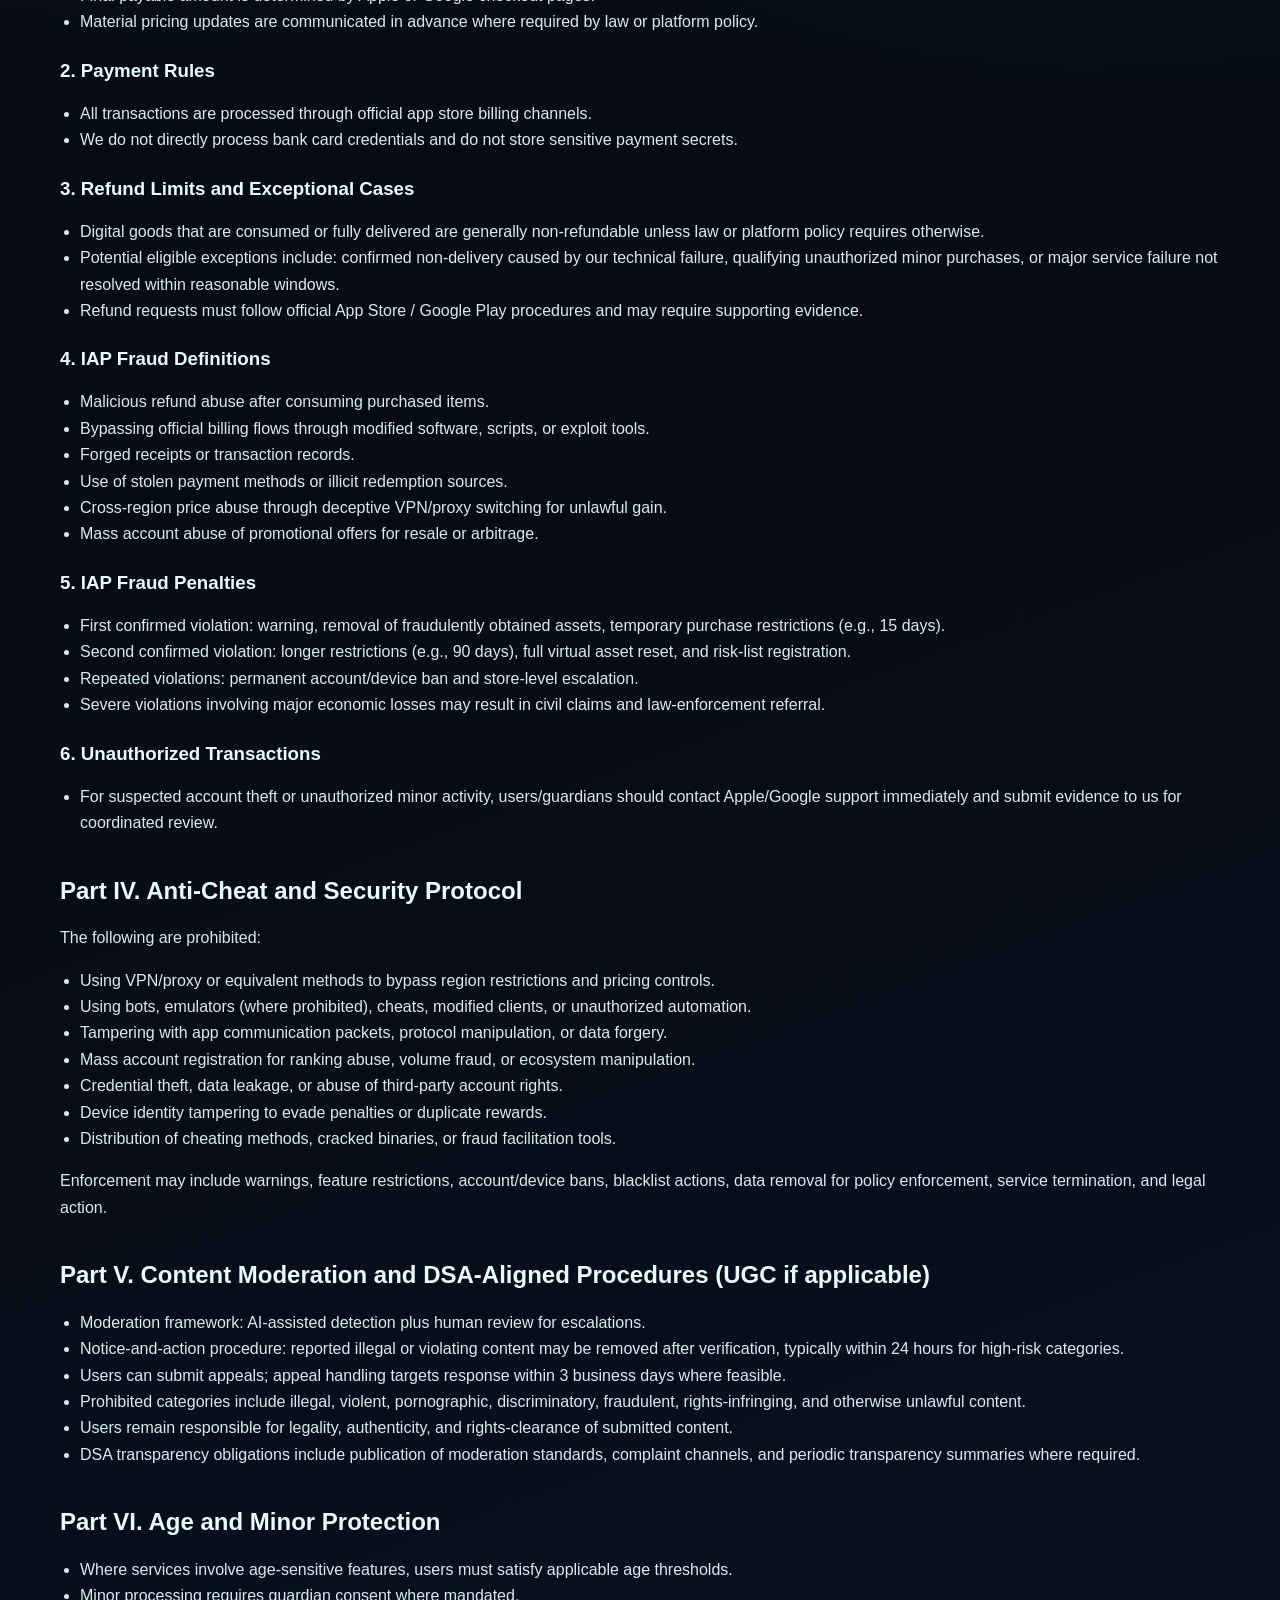
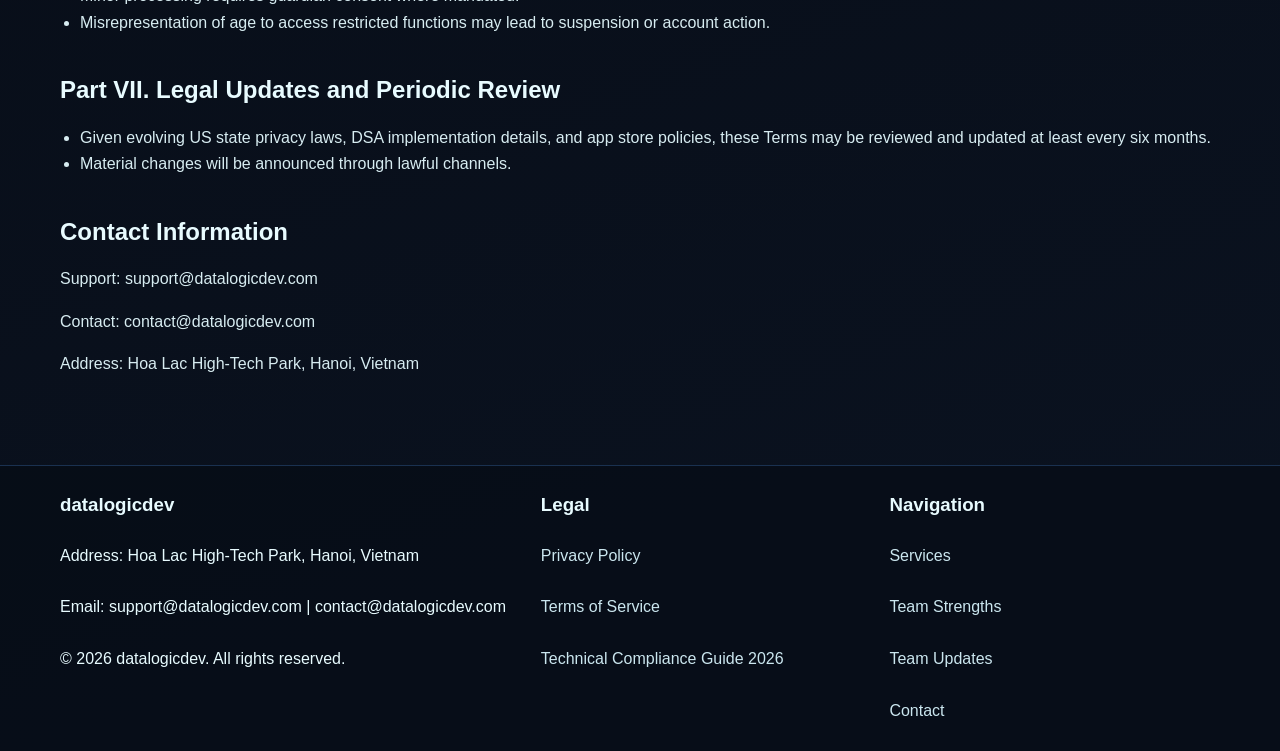
<file: terms-of-service.html>
<!doctype html>
<html lang="en">
<head>
  <meta charset="utf-8">
  <meta name="viewport" content="width=device-width, initial-scale=1">
  <title>Terms of Service | datalogicdev (2026 Global Compliance Enhanced)</title>
  <meta name="description" content="datalogicdev Terms of Service 2026: account ownership, advertising rewards policy, in-app purchase terms, anti-fraud enforcement, UGC moderation and DSA transparency obligations.">
  <meta name="robots" content="index,follow">
  <link rel="canonical" href="https://datalogicdev.com/terms-of-service.html">
  <link rel="stylesheet" href="css/styles.css">
</head>
<body>
  <div class="cyber-noise" aria-hidden="true"></div>
  <canvas id="particle-canvas" aria-hidden="true"></canvas>
  <header>
    <div class="container nav-wrap">
      <a class="logo" href="index.html"><img src="images/logo.svg" alt="datalogicdev logo"></a>
      <button class="menu-btn" aria-label="Toggle menu">Menu</button>
      <nav>
        <ul>
          <li><a href="index.html">Home</a></li>
          <li><a href="services.html">Services</a></li>
          <li><a href="advantages.html">Team Strengths</a></li>
          <li><a href="news.html">Team Updates</a></li>
          <li><a href="contact.html">Contact</a></li>
        </ul>
      </nav>
    </div>
  </header>

  <main>
    <section>
      <div class="container legal-content">
        <p class="kicker">Legal Document</p>
        <h1>Terms of Service (2026 Global Full-Compliance Deep-Enhanced Edition)</h1>
        <p>Effective Date: 2026-04-28</p>
        <p>These Terms govern user access to applications and services operated by datalogicdev. By downloading, installing, or using our products from Apple App Store, Google Play, or other lawful channels, you agree to these Terms and linked legal documents.</p>

        <h2>Part I. Account Ownership and License Scope</h2>
        <ul>
          <li>Users receive a limited, revocable, non-exclusive, non-transferable, and non-sublicensable license to use software and related services.</li>
          <li>No legal ownership is transferred to users for account systems, in-app virtual goods, or service-side digital assets unless explicitly mandated by law.</li>
          <li>Users must keep account credentials secure. Losses caused by credential leakage, unauthorized sharing, or risky third-party authorization may be user-responsible to the extent permitted by law.</li>
          <li>Inactive account recycling rule: accounts with no login and no paid record for 180 consecutive days may be deactivated after a 30-day prior notice through available channels.</li>
          <li>Account transfer, rental, resale, or commercial misuse is prohibited unless explicitly allowed by written agreement.</li>
        </ul>

        <h2>Part II. Advertising Policy and Reward Rules (IAA)</h2>
        <h3>1. Reward Eligibility</h3>
        <ul>
          <li>Rewards are granted when eligible ad interactions are completed under normal viewing conditions and anti-fraud checks pass.</li>
          <li>Temporary delivery failures due to network or platform delays can be reported through official support channels for verification.</li>
        </ul>

        <h3>2. Ad Quality and User Reporting</h3>
        <ul>
          <li>We apply ad quality controls but third-party ad inventory may vary by network and region.</li>
          <li>Users can report suspected illegal or inappropriate ads via in-app complaint channels. Verified issues may trigger blocking and escalation to ad partners.</li>
        </ul>

        <h3>3. Advertising Fraud Definitions</h3>
        <p>Advertising fraud includes, without limitation:</p>
        <ul>
          <li>Using plugins, scripts, modified clients, or automation to skip, accelerate, or fake ad views.</li>
          <li>Mass multi-account or multi-device ad farming for resale or unlawful monetization.</li>
          <li>Manipulating device IDs, IP states, VPN/proxy locations, or system conditions to evade controls.</li>
          <li>Artificially generating ad impressions, clicks, or conversion events.</li>
          <li>Any activity intended to disrupt ad measurement integrity or obtain unjust rewards.</li>
        </ul>

        <h3>4. Advertising Fraud Penalties</h3>
        <ul>
          <li>First confirmed violation: warning, removal of unused ad rewards, and temporary ad-view restrictions (e.g., 7 days).</li>
          <li>Second confirmed violation: longer restrictions (e.g., 30 days), reward reset, and device-level risk tagging.</li>
          <li>Repeated violations: permanent ad privilege termination, potential account/device blacklist, and legal claims for damages.</li>
          <li>Severe abuse (large-scale fraud, ecosystem disruption): permanent bans, platform escalation to app stores, and legal referral where applicable.</li>
        </ul>

        <h2>Part III. IAP Payments, Refunds, and Dispute Resolution</h2>
        <h3>1. Price and Tax Statement</h3>
        <ul>
          <li>Displayed prices may include platform commissions and applicable taxes (e.g., VAT) depending on storefront and jurisdiction.</li>
          <li>Final payable amount is determined by Apple or Google checkout pages.</li>
          <li>Material pricing updates are communicated in advance where required by law or platform policy.</li>
        </ul>

        <h3>2. Payment Rules</h3>
        <ul>
          <li>All transactions are processed through official app store billing channels.</li>
          <li>We do not directly process bank card credentials and do not store sensitive payment secrets.</li>
        </ul>

        <h3>3. Refund Limits and Exceptional Cases</h3>
        <ul>
          <li>Digital goods that are consumed or fully delivered are generally non-refundable unless law or platform policy requires otherwise.</li>
          <li>Potential eligible exceptions include: confirmed non-delivery caused by our technical failure, qualifying unauthorized minor purchases, or major service failure not resolved within reasonable windows.</li>
          <li>Refund requests must follow official App Store / Google Play procedures and may require supporting evidence.</li>
        </ul>

        <h3>4. IAP Fraud Definitions</h3>
        <ul>
          <li>Malicious refund abuse after consuming purchased items.</li>
          <li>Bypassing official billing flows through modified software, scripts, or exploit tools.</li>
          <li>Forged receipts or transaction records.</li>
          <li>Use of stolen payment methods or illicit redemption sources.</li>
          <li>Cross-region price abuse through deceptive VPN/proxy switching for unlawful gain.</li>
          <li>Mass account abuse of promotional offers for resale or arbitrage.</li>
        </ul>

        <h3>5. IAP Fraud Penalties</h3>
        <ul>
          <li>First confirmed violation: warning, removal of fraudulently obtained assets, temporary purchase restrictions (e.g., 15 days).</li>
          <li>Second confirmed violation: longer restrictions (e.g., 90 days), full virtual asset reset, and risk-list registration.</li>
          <li>Repeated violations: permanent account/device ban and store-level escalation.</li>
          <li>Severe violations involving major economic losses may result in civil claims and law-enforcement referral.</li>
        </ul>

        <h3>6. Unauthorized Transactions</h3>
        <ul>
          <li>For suspected account theft or unauthorized minor activity, users/guardians should contact Apple/Google support immediately and submit evidence to us for coordinated review.</li>
        </ul>

        <h2>Part IV. Anti-Cheat and Security Protocol</h2>
        <p>The following are prohibited:</p>
        <ul>
          <li>Using VPN/proxy or equivalent methods to bypass region restrictions and pricing controls.</li>
          <li>Using bots, emulators (where prohibited), cheats, modified clients, or unauthorized automation.</li>
          <li>Tampering with app communication packets, protocol manipulation, or data forgery.</li>
          <li>Mass account registration for ranking abuse, volume fraud, or ecosystem manipulation.</li>
          <li>Credential theft, data leakage, or abuse of third-party account rights.</li>
          <li>Device identity tampering to evade penalties or duplicate rewards.</li>
          <li>Distribution of cheating methods, cracked binaries, or fraud facilitation tools.</li>
        </ul>
        <p>Enforcement may include warnings, feature restrictions, account/device bans, blacklist actions, data removal for policy enforcement, service termination, and legal action.</p>

        <h2>Part V. Content Moderation and DSA-Aligned Procedures (UGC if applicable)</h2>
        <ul>
          <li>Moderation framework: AI-assisted detection plus human review for escalations.</li>
          <li>Notice-and-action procedure: reported illegal or violating content may be removed after verification, typically within 24 hours for high-risk categories.</li>
          <li>Users can submit appeals; appeal handling targets response within 3 business days where feasible.</li>
          <li>Prohibited categories include illegal, violent, pornographic, discriminatory, fraudulent, rights-infringing, and otherwise unlawful content.</li>
          <li>Users remain responsible for legality, authenticity, and rights-clearance of submitted content.</li>
          <li>DSA transparency obligations include publication of moderation standards, complaint channels, and periodic transparency summaries where required.</li>
        </ul>

        <h2>Part VI. Age and Minor Protection</h2>
        <ul>
          <li>Where services involve age-sensitive features, users must satisfy applicable age thresholds.</li>
          <li>Minor processing requires guardian consent where mandated.</li>
          <li>Misrepresentation of age to access restricted functions may lead to suspension or account action.</li>
        </ul>

        <h2>Part VII. Legal Updates and Periodic Review</h2>
        <ul>
          <li>Given evolving US state privacy laws, DSA implementation details, and app store policies, these Terms may be reviewed and updated at least every six months.</li>
          <li>Material changes will be announced through lawful channels.</li>
        </ul>

        <h2>Contact Information</h2>
        <p>Support: support@datalogicdev.com</p>
        <p>Contact: contact@datalogicdev.com</p>
        <p>Address: Hoa Lac High-Tech Park, Hanoi, Vietnam</p>
      </div>
    </section>
  </main>

  <footer>
    <div class="container footer-grid">
      <div>
        <h3>datalogicdev</h3>
        <p>Address: Hoa Lac High-Tech Park, Hanoi, Vietnam</p>
        <p>Email: support@datalogicdev.com | contact@datalogicdev.com</p>
        <p class="footer-copy">© <span id="year"></span> datalogicdev. All rights reserved.</p>
      </div>
      <div>
        <h3>Legal</h3>
        <p><a href="privacy-policy.html">Privacy Policy</a></p>
        <p><a href="terms-of-service.html">Terms of Service</a></p>
        <p><a href="technical-compliance-guide.html">Technical Compliance Guide 2026</a></p>
      </div>
      <div>
        <h3>Navigation</h3>
        <p><a href="services.html">Services</a></p>
        <p><a href="advantages.html">Team Strengths</a></p>
        <p><a href="news.html">Team Updates</a></p>
        <p><a href="contact.html">Contact</a></p>
      </div>
    </div>
  </footer>
  <script src="js/main.js" defer></script>
</body>
</html>
</file>
<file: css/styles.css>
:root {
  --bg: #060b14;
  --bg-soft: #0d1626;
  --card: #0f1b2d;
  --line: #1a3150;
  --text: #e8fbff;
  --muted: #9cc0ca;
  --primary: #44f2ff;
  --accent: #6effb3;
  --danger: #ff7f99;
  --shadow: 0 12px 40px rgba(0, 0, 0, 0.45);
  --radius: 16px;
}

* {
  box-sizing: border-box;
}

html {
  scroll-behavior: smooth;
}

body {
  margin: 0;
  color: var(--text);
  background: radial-gradient(circle at 15% 10%, #12304d 0%, transparent 35%),
    radial-gradient(circle at 85% 15%, #113335 0%, transparent 32%),
    linear-gradient(160deg, #050912 0%, #060b14 50%, #0b1321 100%);
  font-family: "Segoe UI", "Trebuchet MS", sans-serif;
  line-height: 1.65;
  overflow-x: hidden;
}

.cyber-noise {
  position: fixed;
  inset: 0;
  pointer-events: none;
  opacity: 0.07;
  background-image: radial-gradient(#9fd9f3 0.4px, transparent 0.4px);
  background-size: 3px 3px;
  z-index: -2;
}

#particle-canvas {
  position: fixed;
  inset: 0;
  z-index: -1;
  opacity: 0.35;
}

.container {
  width: min(1160px, 92%);
  margin: 0 auto;
}

header {
  position: sticky;
  top: 0;
  z-index: 50;
  backdrop-filter: blur(14px);
  background: rgba(6, 11, 20, 0.78);
  border-bottom: 1px solid rgba(68, 242, 255, 0.2);
}

.nav-wrap {
  display: flex;
  align-items: center;
  justify-content: space-between;
  min-height: 76px;
}

.logo {
  display: inline-flex;
  align-items: center;
  gap: 12px;
  color: var(--text);
  text-decoration: none;
  font-weight: 700;
  letter-spacing: 0.5px;
}

.logo img {
  width: 170px;
  height: auto;
}

nav ul {
  list-style: none;
  display: flex;
  gap: 20px;
  margin: 0;
  padding: 0;
}

nav a {
  color: var(--text);
  text-decoration: none;
  padding: 8px 12px;
  border: 1px solid transparent;
  border-radius: 999px;
  transition: all 0.28s ease;
}

nav a:hover,
nav a.active {
  border-color: rgba(68, 242, 255, 0.5);
  color: var(--primary);
  background: rgba(68, 242, 255, 0.08);
}

.menu-btn {
  display: none;
  border: 1px solid var(--line);
  background: transparent;
  color: var(--text);
  padding: 8px 12px;
  border-radius: 10px;
}

.hero {
  min-height: 62vh;
  display: grid;
  place-items: center;
  position: relative;
  background-position: center;
  background-size: cover;
  isolation: isolate;
}

.hero::before {
  content: "";
  position: absolute;
  inset: 0;
  background: linear-gradient(135deg, rgba(3, 9, 18, 0.8), rgba(4, 20, 35, 0.7));
}

.hero-inner {
  position: relative;
  z-index: 1;
  padding: 56px 0;
}

.kicker {
  color: var(--accent);
  text-transform: uppercase;
  letter-spacing: 2px;
  font-size: 0.84rem;
}

h1,
h2,
h3 {
  line-height: 1.2;
  margin-top: 0;
}

h1 {
  font-size: clamp(2rem, 4vw, 3.6rem);
  margin-bottom: 18px;
}

.subtitle {
  max-width: 820px;
  color: #c8edf6;
  font-size: 1.06rem;
}

.cta-row {
  margin-top: 30px;
  display: flex;
  gap: 14px;
  flex-wrap: wrap;
}

.btn {
  display: inline-flex;
  align-items: center;
  justify-content: center;
  padding: 12px 22px;
  border-radius: 12px;
  text-decoration: none;
  font-weight: 700;
  border: 1px solid transparent;
  transition: transform 0.25s ease, box-shadow 0.25s ease;
}

.btn:hover {
  transform: translateY(-2px);
}

.btn-primary {
  background: linear-gradient(120deg, #2ad8ff, #6effb3);
  color: #042430;
  box-shadow: 0 8px 25px rgba(68, 242, 255, 0.22);
}

.btn-ghost {
  border-color: var(--line);
  color: var(--text);
  background: rgba(12, 26, 41, 0.7);
}

section {
  padding: 72px 0;
}

.section-head {
  margin-bottom: 30px;
}

.section-head p {
  color: var(--muted);
  max-width: 820px;
}

.grid-3 {
  display: grid;
  grid-template-columns: repeat(3, minmax(0, 1fr));
  gap: 18px;
}

.grid-2 {
  display: grid;
  grid-template-columns: repeat(2, minmax(0, 1fr));
  gap: 18px;
}

.card {
  background: linear-gradient(165deg, rgba(15, 27, 45, 0.9), rgba(9, 18, 31, 0.95));
  border: 1px solid rgba(68, 242, 255, 0.18);
  border-radius: var(--radius);
  padding: 22px;
  box-shadow: var(--shadow);
}

.card img.icon {
  width: 36px;
  height: 36px;
  margin-bottom: 12px;
}

.metric {
  font-size: 2rem;
  color: var(--primary);
  font-weight: 800;
}

.mini-metrics {
  display: grid;
  grid-template-columns: repeat(4, minmax(0, 1fr));
  gap: 14px;
  margin-top: 18px;
}

.metric-box {
  border: 1px solid rgba(68, 242, 255, 0.18);
  border-radius: 12px;
  padding: 14px;
  background: rgba(10, 21, 35, 0.82);
}

.metric-box strong {
  display: block;
  font-size: 1.25rem;
  color: var(--primary);
}

.metric-box span {
  color: var(--muted);
  font-size: 0.92rem;
}

.pill-row {
  display: flex;
  gap: 8px;
  flex-wrap: wrap;
  margin-top: 12px;
}

.pill {
  border: 1px solid rgba(110, 255, 179, 0.35);
  color: #baffde;
  border-radius: 999px;
  padding: 6px 10px;
  font-size: 0.84rem;
  background: rgba(15, 46, 40, 0.32);
}

.process {
  display: grid;
  grid-template-columns: repeat(4, minmax(0, 1fr));
  gap: 14px;
}

.process .step {
  border: 1px solid rgba(68, 242, 255, 0.2);
  border-radius: 14px;
  background: rgba(13, 25, 40, 0.86);
  padding: 18px;
}

.step-num {
  width: 28px;
  height: 28px;
  border-radius: 50%;
  display: grid;
  place-items: center;
  font-weight: 700;
  color: #032330;
  background: linear-gradient(140deg, #44f2ff, #6effb3);
  margin-bottom: 10px;
}

.faq-list {
  display: grid;
  grid-template-columns: repeat(2, minmax(0, 1fr));
  gap: 14px;
}

.faq-item {
  border: 1px solid rgba(68, 242, 255, 0.2);
  border-radius: 14px;
  padding: 16px;
  background: rgba(10, 20, 32, 0.9);
}

.faq-item h3 {
  margin-bottom: 8px;
}

.table-wrap {
  overflow-x: auto;
}

.info-table {
  width: 100%;
  border-collapse: collapse;
}

.info-table th,
.info-table td {
  border: 1px solid rgba(68, 242, 255, 0.2);
  padding: 10px;
  text-align: left;
  vertical-align: top;
}

.info-table th {
  color: var(--accent);
  background: rgba(8, 30, 34, 0.45);
}

.list {
  margin: 0;
  padding-left: 20px;
}

.list li {
  margin-bottom: 8px;
}

.timeline {
  border-left: 2px solid var(--line);
  padding-left: 18px;
}

.timeline article {
  margin-bottom: 26px;
  position: relative;
}

.timeline article::before {
  content: "";
  width: 10px;
  height: 10px;
  border-radius: 50%;
  background: var(--primary);
  position: absolute;
  left: -24px;
  top: 7px;
}

.contact-panel {
  display: grid;
  grid-template-columns: 1.1fr 1fr;
  gap: 18px;
}

.info-box {
  background: rgba(16, 31, 49, 0.9);
  border: 1px solid rgba(110, 255, 179, 0.25);
  border-radius: var(--radius);
  padding: 20px;
}

.info-box a {
  color: var(--primary);
}

/* Improve readability on dark backgrounds by overriding browser default link blue. */
.card a,
.info-box a,
.legal-content a {
  color: #8fefff;
  text-decoration: underline;
  text-underline-offset: 2px;
}

.card a:visited,
.info-box a:visited,
.legal-content a:visited {
  color: #9fe6ff;
}

.card a:hover,
.info-box a:hover,
.legal-content a:hover {
  color: #b8ffd7;
}

.legal-content h2 {
  margin-top: 40px;
}

.legal-content h3 {
  margin-top: 24px;
}

.legal-content p,
.legal-content li {
  color: #d7ecf1;
}

.legal-content ul {
  padding-left: 20px;
}

footer {
  border-top: 1px solid var(--line);
  background: rgba(7, 14, 24, 0.9);
  padding: 28px 0;
}

.footer-grid {
  display: grid;
  grid-template-columns: 1.4fr 1fr 1fr;
  gap: 18px;
  align-items: stretch;
}

.footer-grid > div {
  display: flex;
  flex-direction: column;
  height: 100%;
}

.footer-grid > div h3 {
  margin: 0 0 26px;
}

.footer-grid > div p {
  margin: 0 0 26px;
  line-height: 1.6;
}

.footer-grid > div p:last-child {
  margin-bottom: 0;
}

.footer-copy {
  margin-top: 0;
  padding-top: 0;
}

.footer-grid a {
  color: #cbe6ef;
  text-decoration: none;
}

.footer-grid a:hover {
  color: var(--primary);
}

.reveal {
  opacity: 0;
  transform: translateY(18px);
  transition: opacity 0.7s ease, transform 0.7s ease;
}

.reveal.on {
  opacity: 1;
  transform: translateY(0);
}

.glow-divider {
  width: 100%;
  height: 1px;
  background: linear-gradient(90deg, transparent, #44f2ff, transparent);
  margin: 24px 0;
}

@keyframes pulseGlow {
  0%,
  100% {
    box-shadow: 0 0 0 0 rgba(68, 242, 255, 0.24);
  }
  50% {
    box-shadow: 0 0 0 15px rgba(68, 242, 255, 0);
  }
}

.pulse {
  animation: pulseGlow 2.5s infinite;
}

@media (max-width: 980px) {
  .grid-3,
  .grid-2,
  .mini-metrics,
  .process,
  .faq-list,
  .contact-panel,
  .footer-grid {
    grid-template-columns: 1fr;
  }

  .footer-copy {
    padding-top: 0;
  }

  nav {
    display: none;
    position: absolute;
    top: 76px;
    right: 4%;
    width: min(320px, 92vw);
    background: #071321;
    border: 1px solid var(--line);
    border-radius: 12px;
    padding: 12px;
  }

  nav.open {
    display: block;
  }

  nav ul {
    flex-direction: column;
    gap: 8px;
  }

  .menu-btn {
    display: inline-flex;
  }
}
</file>
